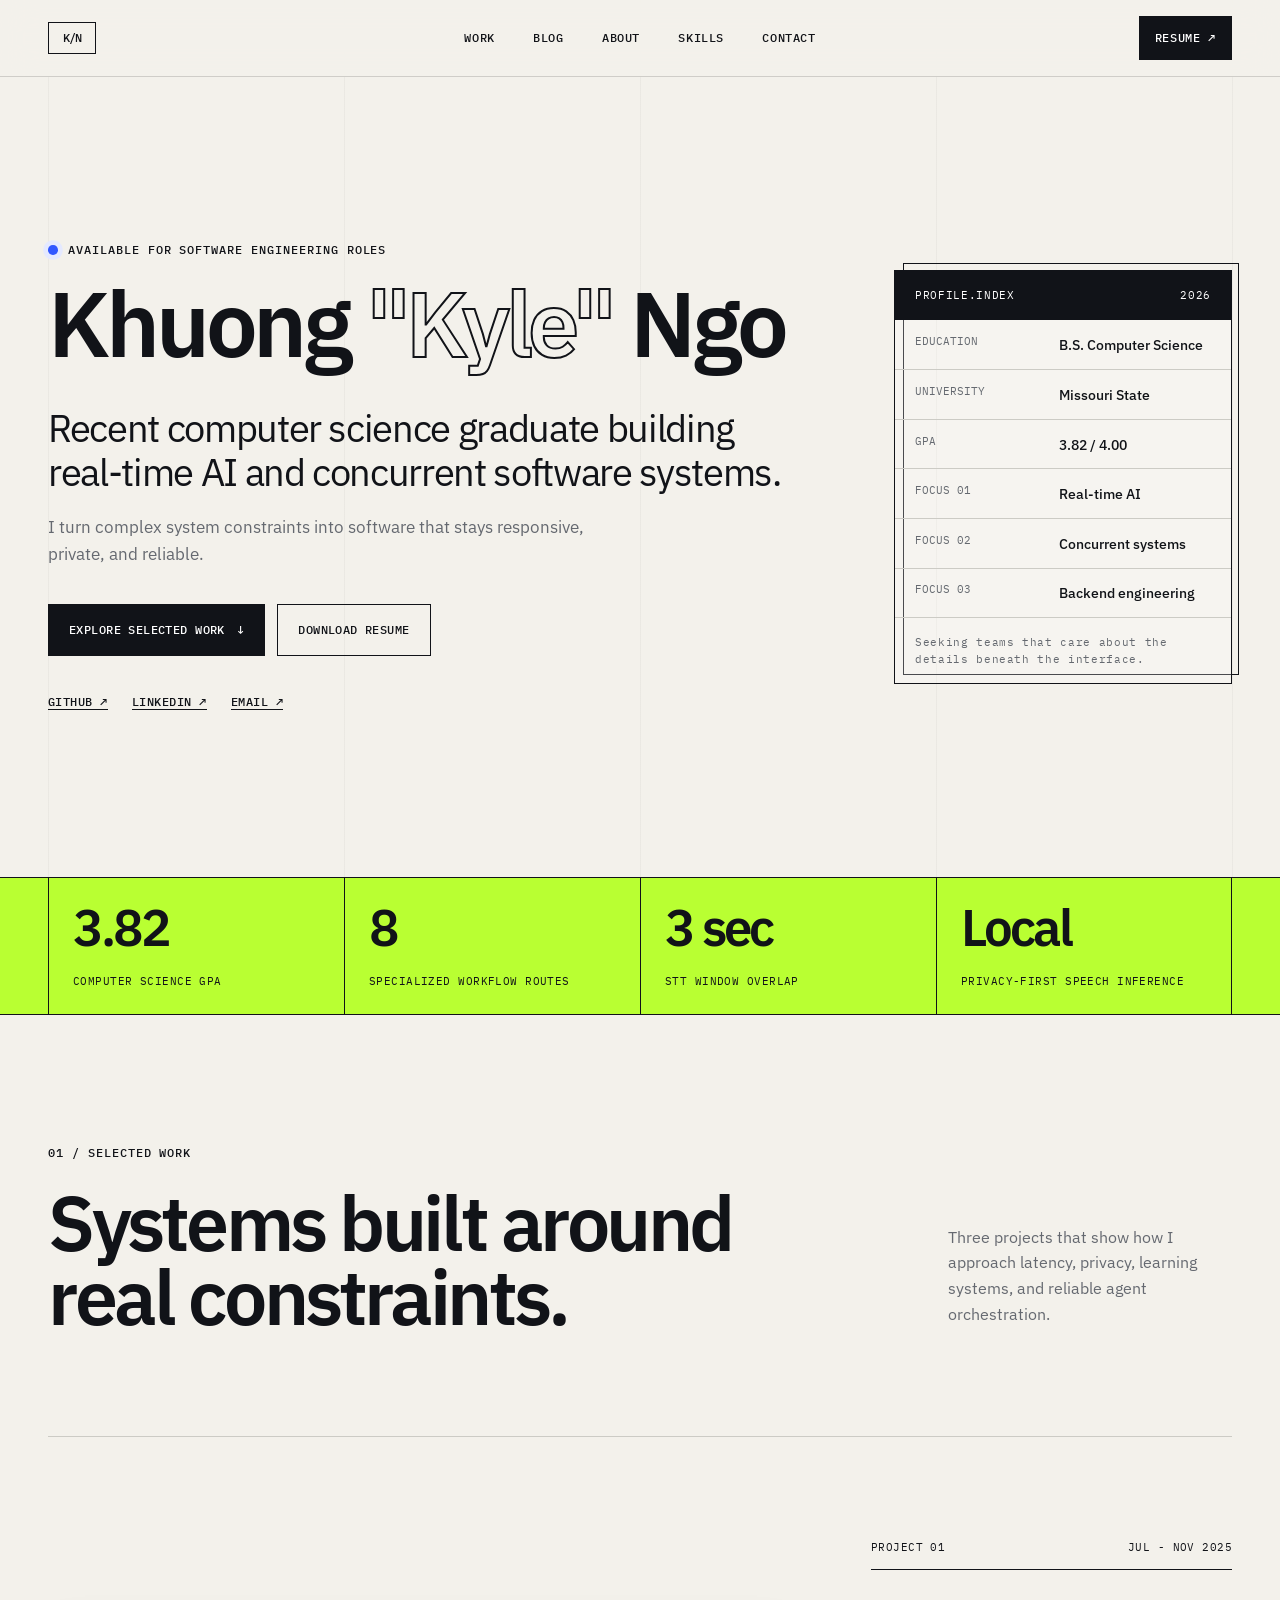
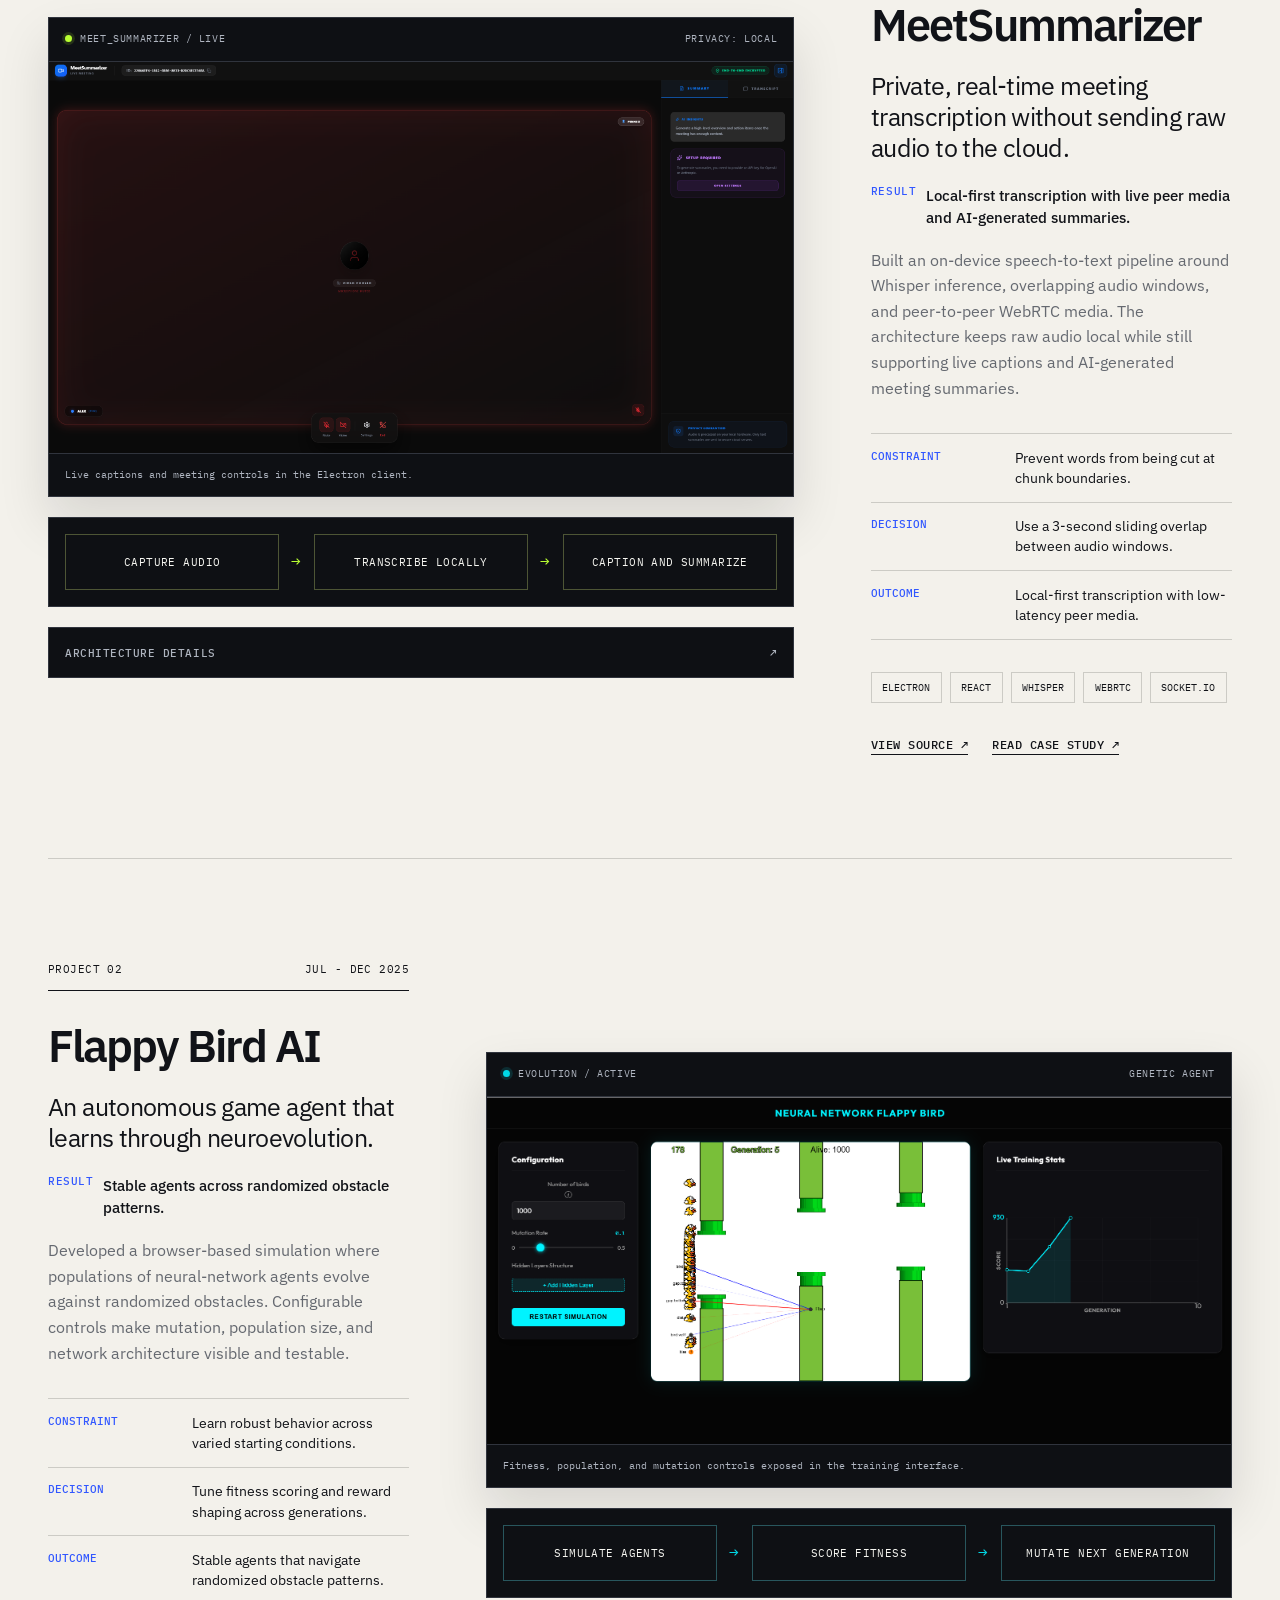
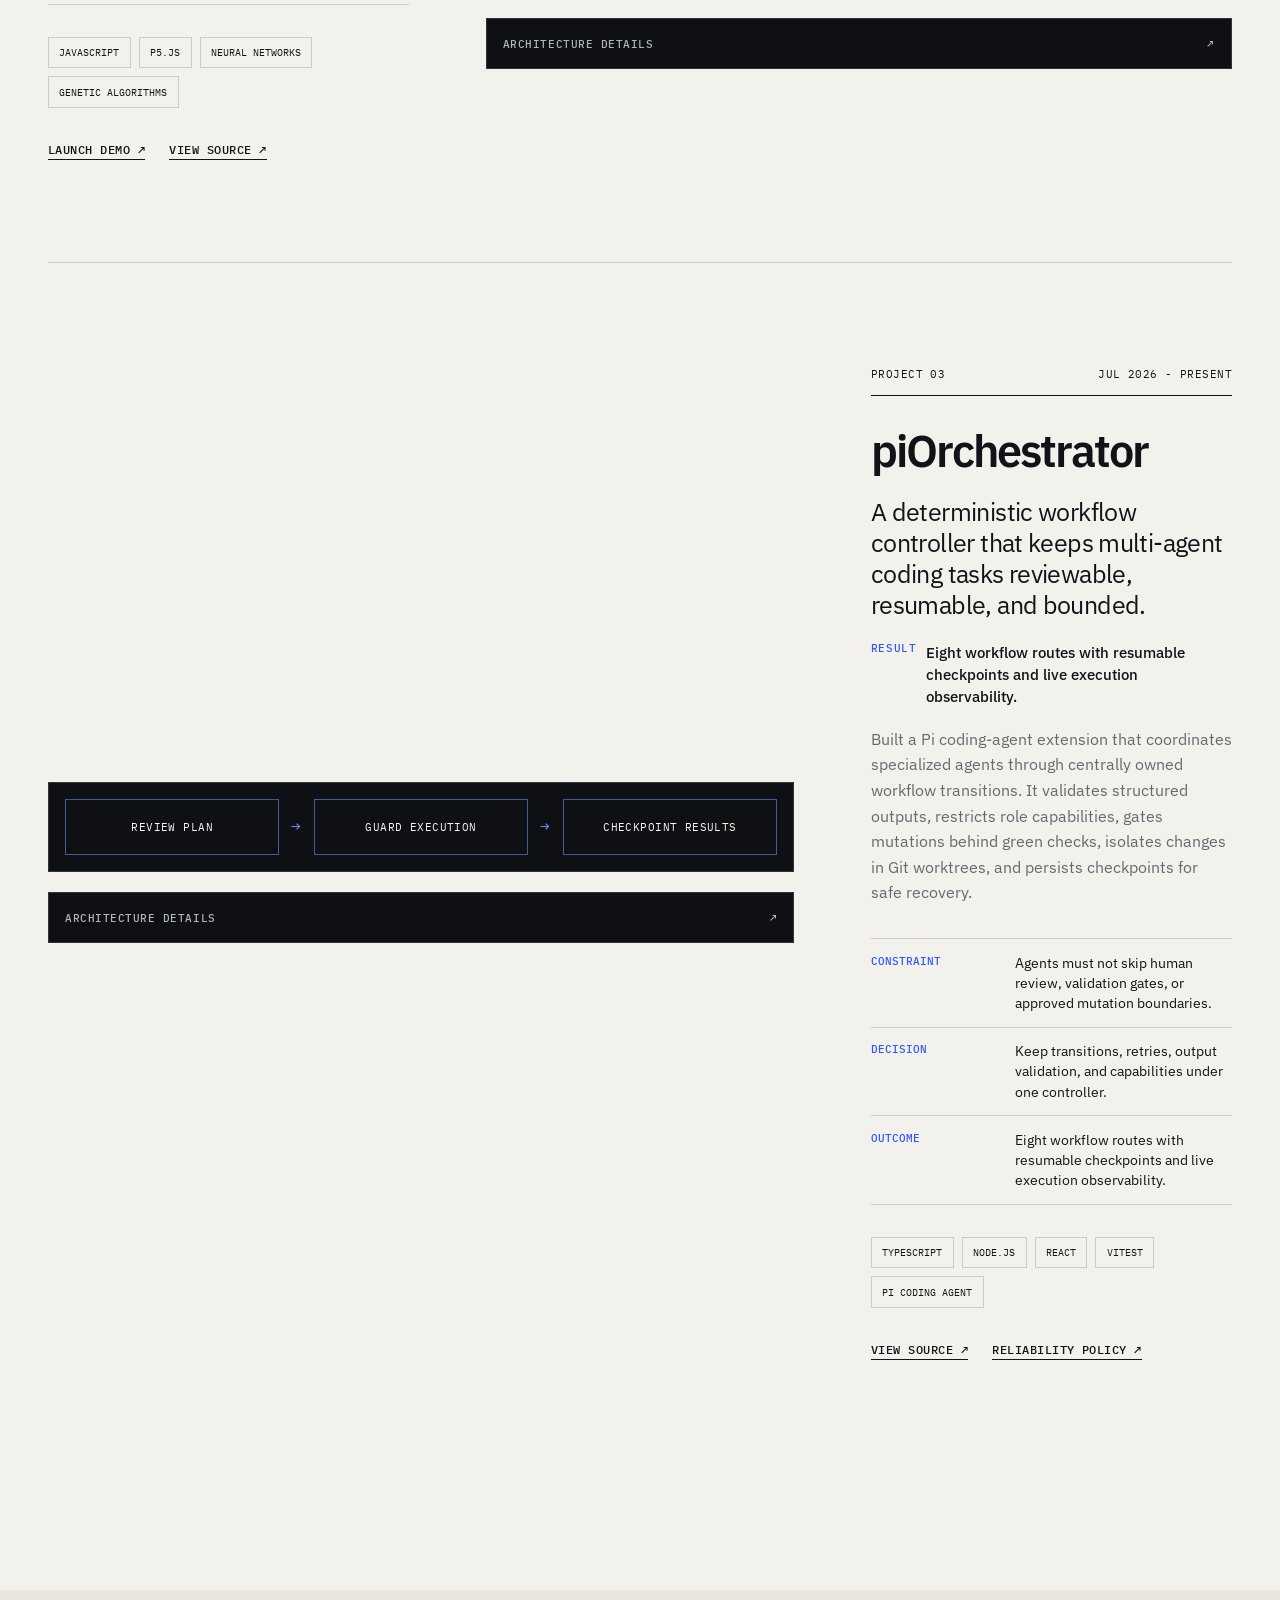
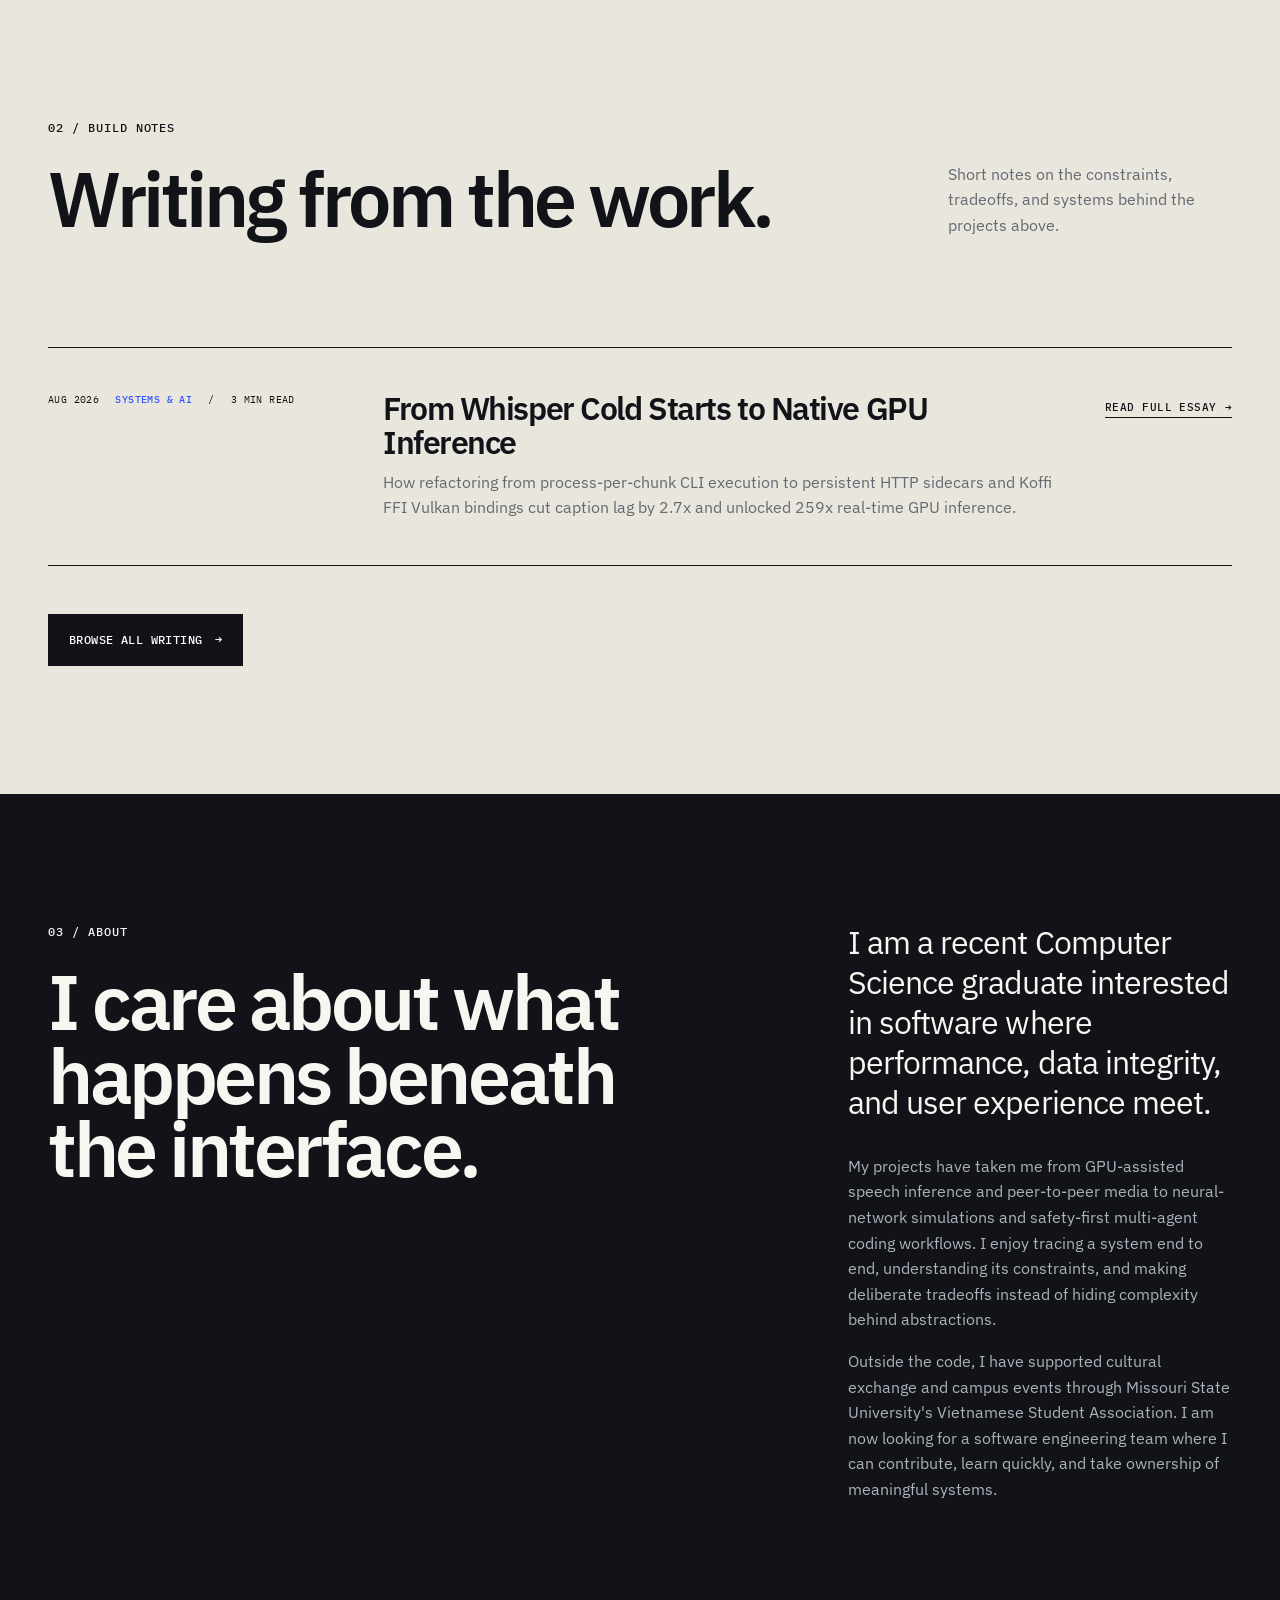
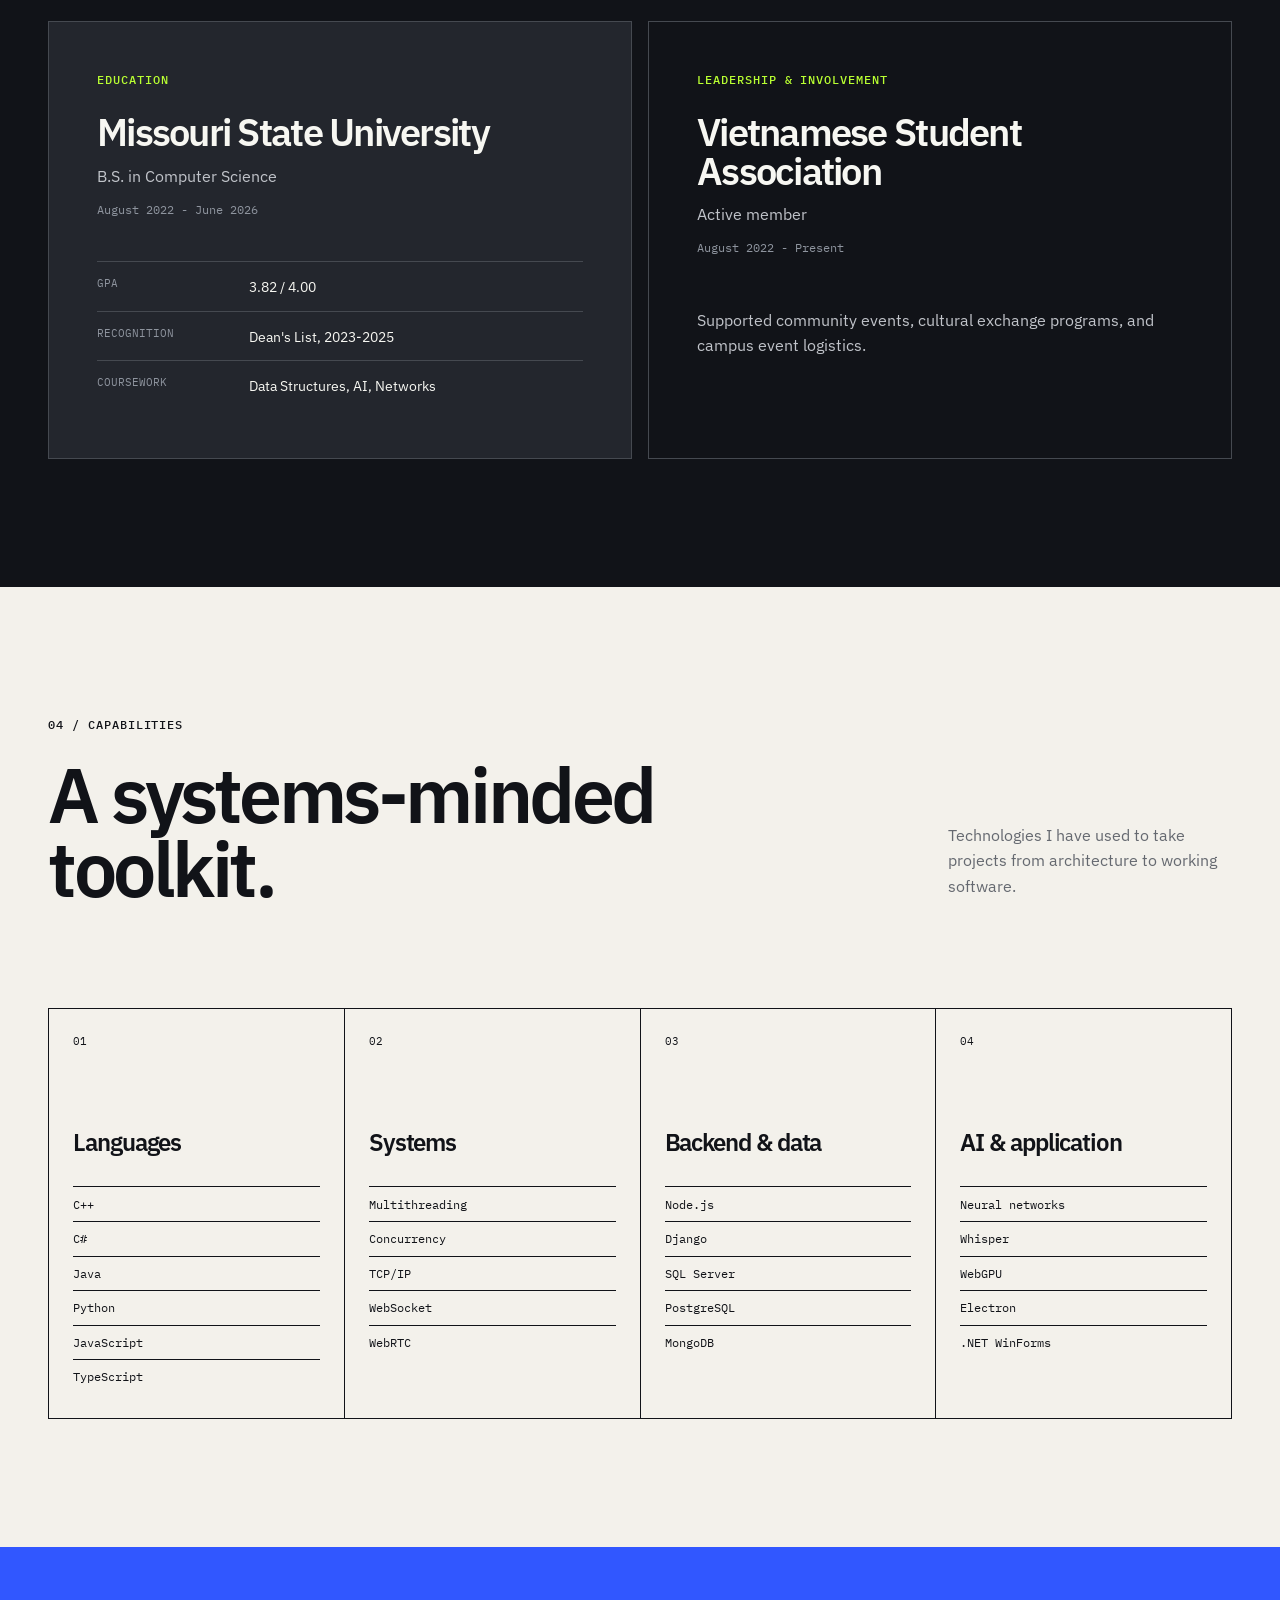
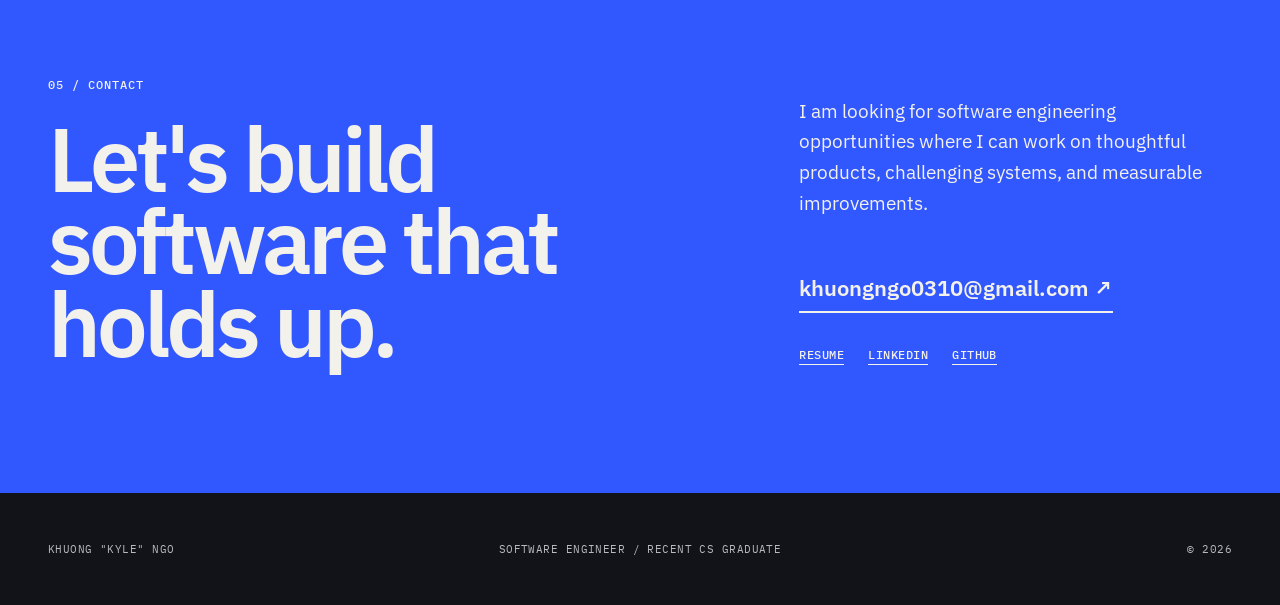
<file: index.html>
<!DOCTYPE html>
<html lang="en">
<head>
    <meta charset="UTF-8">
    <meta name="viewport" content="width=device-width, initial-scale=1.0">
    <title>Khuong "Kyle" Ngo | Software Engineer</title>
    <meta name="description" content="Portfolio of Khuong 'Kyle' Ngo, a recent Computer Science graduate building real-time AI, concurrent applications, and backend systems.">
    <meta name="theme-color" content="#f3f1eb">
    <link rel="canonical" href="https://khuongngoduc0310.github.io/Portfolio/">

    <meta property="og:type" content="profile">
    <meta property="og:title" content="Khuong 'Kyle' Ngo | Software Engineer">
    <meta property="og:description" content="Real-time AI, concurrent applications, and backend systems engineered with care.">
    <meta property="og:url" content="https://khuongngoduc0310.github.io/Portfolio/">
    <meta property="og:image" content="https://khuongngoduc0310.github.io/Portfolio/assets/social-preview.png">
    <meta property="og:image:alt" content="Khuong Kyle Ngo, software engineer portfolio">
    <meta property="profile:first_name" content="Khuong">
    <meta property="profile:last_name" content="Ngo">
    <meta name="twitter:card" content="summary_large_image">
    <meta name="twitter:title" content="Khuong 'Kyle' Ngo | Software Engineer">
    <meta name="twitter:description" content="Real-time AI, concurrent applications, and backend systems engineered with care.">
    <meta name="twitter:image" content="https://khuongngoduc0310.github.io/Portfolio/assets/social-preview.png">

    <link rel="icon" href="assets/favicon.svg" type="image/svg+xml">
    <link rel="preconnect" href="https://fonts.googleapis.com">
    <link rel="preconnect" href="https://fonts.gstatic.com" crossorigin>
    <link href="https://fonts.googleapis.com/css2?family=IBM+Plex+Mono:wght@400;500&family=IBM+Plex+Sans:wght@400;500;600;700&display=swap" rel="stylesheet" media="print" onload="this.media='all'">
    <noscript><link href="https://fonts.googleapis.com/css2?family=IBM+Plex+Mono:wght@400;500&family=IBM+Plex+Sans:wght@400;500;600;700&display=swap" rel="stylesheet"></noscript>
    <link rel="stylesheet" href="style.css?v=20260806">

    <script type="application/ld+json">
    {
        "@context": "https://schema.org",
        "@type": "ProfilePage",
        "mainEntity": {
            "@type": "Person",
            "name": "Khuong Ngo",
            "alternateName": "Kyle Ngo",
            "url": "https://khuongngoduc0310.github.io/Portfolio/",
            "email": "mailto:khuongngo0310@gmail.com",
            "jobTitle": "Software Engineer",
            "alumniOf": {
                "@type": "CollegeOrUniversity",
                "name": "Missouri State University"
            },
            "sameAs": [
                "https://github.com/khuongngoduc0310",
                "https://www.linkedin.com/in/khuongngo0310/"
            ]
        }
    }
    </script>
</head>
<body>
    <a class="skip-link" href="#main-content">Skip to content</a>

    <header class="site-header">
        <div class="container">
            <nav class="site-nav" aria-label="Primary navigation">
                <a class="brand" href="#top" aria-label="Khuong Ngo, back to top">
                    <span aria-hidden="true">K/N</span>
                </a>
                <button class="nav-toggle" type="button" aria-expanded="false" aria-controls="primary-links">
                    <span class="nav-toggle-icon" aria-hidden="true"></span>
                    <span class="nav-toggle-label">Menu</span>
                </button>
                <ul class="nav-links" id="primary-links">
                    <li><a href="#work">Work</a></li>
                    <li><a href="blog.html">Blog</a></li>
                    <li><a href="#about">About</a></li>
                    <li><a href="#skills">Skills</a></li>
                    <li><a href="#contact">Contact</a></li>
                </ul>
                <a class="nav-resume" href="resume2.pdf" download="Khuong-Kyle-Ngo-Resume.pdf">Resume <span aria-hidden="true">&#8599;</span></a>
            </nav>
        </div>
    </header>

    <main id="main-content">
        <section class="hero" id="top" aria-labelledby="hero-title">
            <div class="container hero-grid">
                <div class="hero-copy">
                    <p class="eyebrow"><span class="status-dot" aria-hidden="true"></span>Available for software engineering roles</p>
                    <h1 id="hero-title">Khuong <span>"Kyle"</span> Ngo</h1>
                    <p class="hero-role">Recent computer science graduate building real-time AI and concurrent software systems.</p>
                    <p class="hero-intro">I turn complex system constraints into software that stays responsive, private, and reliable.</p>
                    <div class="hero-actions">
                        <a class="button button-primary" href="#work">Explore selected work <span aria-hidden="true">&#8595;</span></a>
                        <a class="button button-secondary" href="resume2.pdf" download="Khuong-Kyle-Ngo-Resume.pdf">Download resume</a>
                    </div>
                    <ul class="social-links" aria-label="Professional profiles">
                        <li><a href="https://github.com/khuongngoduc0310">GitHub <span aria-hidden="true">&#8599;</span></a></li>
                        <li><a href="https://www.linkedin.com/in/khuongngo0310/">LinkedIn <span aria-hidden="true">&#8599;</span></a></li>
                        <li><a href="mailto:khuongngo0310@gmail.com">Email <span aria-hidden="true">&#8599;</span></a></li>
                    </ul>
                </div>

                <aside class="profile-index" aria-label="Profile summary">
                    <div class="index-header">
                        <span>PROFILE.INDEX</span>
                        <span>2026</span>
                    </div>
                    <dl>
                        <div>
                            <dt>Education</dt>
                            <dd>B.S. Computer Science</dd>
                        </div>
                        <div>
                            <dt>University</dt>
                            <dd>Missouri State</dd>
                        </div>
                        <div>
                            <dt>GPA</dt>
                            <dd>3.82 / 4.00</dd>
                        </div>
                        <div>
                            <dt>Focus 01</dt>
                            <dd>Real-time AI</dd>
                        </div>
                        <div>
                            <dt>Focus 02</dt>
                            <dd>Concurrent systems</dd>
                        </div>
                        <div>
                            <dt>Focus 03</dt>
                            <dd>Backend engineering</dd>
                        </div>
                    </dl>
                    <p class="index-footer">Seeking teams that care about the details beneath the interface.</p>
                </aside>
            </div>
        </section>

        <section class="proof-strip" aria-label="Selected engineering results">
            <div class="container proof-grid">
                <div class="proof-item">
                    <strong>3.82</strong>
                    <span>Computer science GPA</span>
                </div>
                <div class="proof-item">
                    <strong>8</strong>
                    <span>Specialized workflow routes</span>
                </div>
                <div class="proof-item">
                    <strong>3 sec</strong>
                    <span>STT window overlap</span>
                </div>
                <div class="proof-item">
                    <strong>Local</strong>
                    <span>Privacy-first speech inference</span>
                </div>
            </div>
        </section>

        <section class="work-section" id="work" aria-labelledby="work-title">
            <div class="container">
                <header class="section-heading reveal">
                    <p class="section-kicker">01 / Selected work</p>
                    <h2 id="work-title">Systems built around real constraints.</h2>
                    <p>Three projects that show how I approach latency, privacy, learning systems, and reliable agent orchestration.</p>
                </header>

                <article class="project project-featured reveal" aria-labelledby="meet-title">
                    <div class="project-visuals">
                        <div class="project-media">
                            <div class="media-toolbar" aria-hidden="true">
                                <span>MEET_SUMMARIZER / LIVE</span>
                                <span>PRIVACY: LOCAL</span>
                            </div>
                            <img src="assets/meet_summarizer.png" width="2511" height="1320" loading="lazy" decoding="async" alt="MeetSummarizer video meeting interface with summary and transcript controls">
                            <p class="media-caption">Live captions and meeting controls in the Electron client.</p>
                        </div>
                        <div class="system-snapshot">
                            <span>Capture audio</span><span aria-hidden="true">&#8594;</span><span>Transcribe locally</span><span aria-hidden="true">&#8594;</span><span>Caption and summarize</span>
                        </div>
                        <button class="architecture-trigger" type="button" data-diagram-dialog="meet-architecture-dialog" aria-haspopup="dialog" aria-controls="meet-architecture-dialog">Architecture details <span aria-hidden="true">&#8599;</span></button>
                        <dialog class="diagram-dialog" id="meet-architecture-dialog" aria-labelledby="meet-architecture-title">
                            <div class="diagram-dialog-shell">
                                <header class="diagram-dialog-header">
                                    <h4 id="meet-architecture-title">MeetSummarizer architecture</h4>
                                    <form method="dialog">
                                        <button class="diagram-dialog-close" type="submit"><span aria-hidden="true">&#215;</span><span class="visually-hidden">Close architecture details</span></button>
                                    </form>
                                </header>
                                <div class="project-media architecture-media">
                                    <div class="architecture-frame">
                                        <section class="mermaid-host diagram-meet" data-mermaid-source="assets/projects/diagrams/meetsummarizer-system-overview.mmd" data-mermaid-state="idle" tabindex="0" aria-label="MeetSummarizer architecture connecting the Electron main process and React interface to native or WebGPU speech transcription, Express, Socket.io, and PostgreSQL. Scroll horizontally to inspect the complete diagram.">
                                            <div class="mermaid-canvas">
                                                <p class="mermaid-status" role="status">Loading diagram from Mermaid...</p>
                                                <noscript><p class="mermaid-noscript">JavaScript is required to render this Mermaid diagram.</p></noscript>
                                            </div>
                                        </section>
                                        <div class="diagram-controls">
                                            <span class="diagram-pan-hint" aria-hidden="true">Pan to inspect &#8596;</span>
                                            <a class="architecture-source" href="assets/projects/diagrams/meetsummarizer-system-overview.mmd" target="_blank" rel="noopener">View Mermaid source &#8599;</a>
                                        </div>
                                    </div>
                                </div>
                            </div>
                        </dialog>
                    </div>
                    <div class="project-copy">
                        <div class="project-meta">
                            <span>Project 01</span>
                            <time datetime="2025-07">Jul - Nov 2025</time>
                        </div>
                        <h3 id="meet-title">MeetSummarizer</h3>
                        <p class="project-lead">Private, real-time meeting transcription without sending raw audio to the cloud.</p>
                        <p class="project-result"><span>Result</span> Local-first transcription with live peer media and AI-generated summaries.</p>
                        <p>Built an on-device speech-to-text pipeline around Whisper inference, overlapping audio windows, and peer-to-peer WebRTC media. The architecture keeps raw audio local while still supporting live captions and AI-generated meeting summaries.</p>
                        <dl class="project-facts">
                            <div>
                                <dt>Constraint</dt>
                                <dd>Prevent words from being cut at chunk boundaries.</dd>
                            </div>
                            <div>
                                <dt>Decision</dt>
                                <dd>Use a 3-second sliding overlap between audio windows.</dd>
                            </div>
                            <div>
                                <dt>Outcome</dt>
                                <dd>Local-first transcription with low-latency peer media.</dd>
                            </div>
                        </dl>
                        <ul class="tech-list" aria-label="MeetSummarizer technologies">
                            <li>Electron</li>
                            <li>React</li>
                            <li>Whisper</li>
                            <li>WebRTC</li>
                            <li>Socket.io</li>
                        </ul>
                        <div class="project-links">
                            <a href="https://github.com/khuongngoduc0310/SummarizerApp">View source <span aria-hidden="true">&#8599;</span></a>
                            <a href="https://github.com/khuongngoduc0310/SummarizerApp#readme">Read case study <span aria-hidden="true">&#8599;</span></a>
                        </div>
                    </div>
                </article>

                <article class="project project-reverse reveal" aria-labelledby="flappy-title">
                    <div class="project-visuals">
                        <div class="project-media project-media-cyan">
                            <div class="media-toolbar" aria-hidden="true">
                                <span>EVOLUTION / ACTIVE</span>
                                <span>GENETIC AGENT</span>
                            </div>
                            <img src="assets/flappy_bird_ai.png" width="1867" height="871" loading="lazy" decoding="async" alt="Flappy Bird neural-network training interface with evolution controls and live fitness chart">
                            <p class="media-caption">Fitness, population, and mutation controls exposed in the training interface.</p>
                        </div>
                        <div class="system-snapshot system-snapshot-cyan">
                            <span>Simulate agents</span><span aria-hidden="true">&#8594;</span><span>Score fitness</span><span aria-hidden="true">&#8594;</span><span>Mutate next generation</span>
                        </div>
                        <button class="architecture-trigger" type="button" data-diagram-dialog="flappy-architecture-dialog" aria-haspopup="dialog" aria-controls="flappy-architecture-dialog">Architecture details <span aria-hidden="true">&#8599;</span></button>
                        <dialog class="diagram-dialog" id="flappy-architecture-dialog" aria-labelledby="flappy-architecture-title">
                            <div class="diagram-dialog-shell">
                                <header class="diagram-dialog-header">
                                    <h4 id="flappy-architecture-title">Flappy Bird AI architecture</h4>
                                    <form method="dialog">
                                        <button class="diagram-dialog-close" type="submit"><span aria-hidden="true">&#215;</span><span class="visually-hidden">Close architecture details</span></button>
                                    </form>
                                </header>
                                <div class="project-media architecture-media">
                                    <div class="architecture-frame">
                                        <section class="mermaid-host diagram-flappy" data-mermaid-source="assets/projects/diagrams/flappy-ai-evolution-loop.mmd" data-mermaid-state="idle" tabindex="0" aria-label="Flappy Bird neuroevolution loop from random neural-network weights through simulation, fitness evaluation, top-five-percent selection, mutation, and elitism. Scroll horizontally to inspect the complete diagram.">
                                            <div class="mermaid-canvas">
                                                <p class="mermaid-status" role="status">Loading diagram from Mermaid...</p>
                                                <noscript><p class="mermaid-noscript">JavaScript is required to render this Mermaid diagram.</p></noscript>
                                            </div>
                                        </section>
                                        <div class="diagram-controls">
                                            <span class="diagram-pan-hint" aria-hidden="true">Pan to inspect &#8596;</span>
                                            <a class="architecture-source" href="assets/projects/diagrams/flappy-ai-evolution-loop.mmd" target="_blank" rel="noopener">View Mermaid source &#8599;</a>
                                        </div>
                                    </div>
                                </div>
                            </div>
                        </dialog>
                    </div>
                    <div class="project-copy">
                        <div class="project-meta">
                            <span>Project 02</span>
                            <time datetime="2025-07">Jul - Dec 2025</time>
                        </div>
                        <h3 id="flappy-title">Flappy Bird AI</h3>
                        <p class="project-lead">An autonomous game agent that learns through neuroevolution.</p>
                        <p class="project-result"><span>Result</span> Stable agents across randomized obstacle patterns.</p>
                        <p>Developed a browser-based simulation where populations of neural-network agents evolve against randomized obstacles. Configurable controls make mutation, population size, and network architecture visible and testable.</p>
                        <dl class="project-facts">
                            <div>
                                <dt>Constraint</dt>
                                <dd>Learn robust behavior across varied starting conditions.</dd>
                            </div>
                            <div>
                                <dt>Decision</dt>
                                <dd>Tune fitness scoring and reward shaping across generations.</dd>
                            </div>
                            <div>
                                <dt>Outcome</dt>
                                <dd>Stable agents that navigate randomized obstacle patterns.</dd>
                            </div>
                        </dl>
                        <ul class="tech-list" aria-label="Flappy Bird AI technologies">
                            <li>JavaScript</li>
                            <li>p5.js</li>
                            <li>Neural networks</li>
                            <li>Genetic algorithms</li>
                        </ul>
                        <div class="project-links">
                            <a href="https://khuongngoduc0310.github.io/Flappy-Bird-with-Neural-Network/">Launch demo <span aria-hidden="true">&#8599;</span></a>
                            <a href="https://github.com/khuongngoduc0310/Flappy-Bird-with-Neural-Network">View source <span aria-hidden="true">&#8599;</span></a>
                        </div>
                    </div>
                </article>

                <article class="project reveal" aria-labelledby="orchestrator-title">
                    <div class="project-visuals">
                        <div class="system-snapshot system-snapshot-blue">
                            <span>Review plan</span><span aria-hidden="true">&#8594;</span><span>Guard execution</span><span aria-hidden="true">&#8594;</span><span>Checkpoint results</span>
                        </div>
                        <button class="architecture-trigger" type="button" data-diagram-dialog="orchestrator-architecture-dialog" aria-haspopup="dialog" aria-controls="orchestrator-architecture-dialog">Architecture details <span aria-hidden="true">&#8599;</span></button>
                        <dialog class="diagram-dialog" id="orchestrator-architecture-dialog" aria-labelledby="orchestrator-architecture-title">
                            <div class="diagram-dialog-shell">
                                <header class="diagram-dialog-header">
                                    <h4 id="orchestrator-architecture-title">piOrchestrator architecture</h4>
                                    <form method="dialog">
                                        <button class="diagram-dialog-close" type="submit"><span aria-hidden="true">&#215;</span><span class="visually-hidden">Close architecture details</span></button>
                                    </form>
                                </header>
                                <div class="project-media architecture-media">
                                    <div class="architecture-frame">
                                        <section class="mermaid-host diagram-pi" data-mermaid-source="assets/projects/diagrams/piorchestrator-workflow.mmd" data-mermaid-state="idle" tabindex="0" aria-label="piOrchestrator workflow branching from plan review into read-only reporting or guarded mutation, saved checks, bounded review fixes, and checkpoint finalization. Scroll to inspect the complete diagram.">
                                            <div class="mermaid-canvas">
                                                <p class="mermaid-status" role="status">Loading diagram from Mermaid...</p>
                                                <noscript><p class="mermaid-noscript">JavaScript is required to render this Mermaid diagram.</p></noscript>
                                            </div>
                                        </section>
                                        <div class="diagram-controls">
                                            <span class="diagram-pan-hint" aria-hidden="true">Scroll to inspect &#8597;</span>
                                            <a class="architecture-source" href="assets/projects/diagrams/piorchestrator-workflow.mmd" target="_blank" rel="noopener">View Mermaid source &#8599;</a>
                                        </div>
                                    </div>
                                </div>
                            </div>
                        </dialog>
                    </div>
                    <div class="project-copy">
                        <div class="project-meta">
                            <span>Project 03</span>
                            <time datetime="2026-07">Jul 2026 - Present</time>
                        </div>
                        <h3 id="orchestrator-title">piOrchestrator</h3>
                        <p class="project-lead">A deterministic workflow controller that keeps multi-agent coding tasks reviewable, resumable, and bounded.</p>
                        <p class="project-result"><span>Result</span> Eight workflow routes with resumable checkpoints and live execution observability.</p>
                        <p>Built a Pi coding-agent extension that coordinates specialized agents through centrally owned workflow transitions. It validates structured outputs, restricts role capabilities, gates mutations behind green checks, isolates changes in Git worktrees, and persists checkpoints for safe recovery.</p>
                        <dl class="project-facts">
                            <div>
                                <dt>Constraint</dt>
                                <dd>Agents must not skip human review, validation gates, or approved mutation boundaries.</dd>
                            </div>
                            <div>
                                <dt>Decision</dt>
                                <dd>Keep transitions, retries, output validation, and capabilities under one controller.</dd>
                            </div>
                            <div>
                                <dt>Outcome</dt>
                                <dd>Eight workflow routes with resumable checkpoints and live execution observability.</dd>
                            </div>
                        </dl>
                        <ul class="tech-list" aria-label="piOrchestrator technologies">
                            <li>TypeScript</li>
                            <li>Node.js</li>
                            <li>React</li>
                            <li>Vitest</li>
                            <li>Pi coding agent</li>
                        </ul>
                        <div class="project-links">
                            <a href="https://github.com/khuongngoduc0310/piOrchestrator">View source <span aria-hidden="true">&#8599;</span></a>
                            <a href="https://github.com/khuongngoduc0310/piOrchestrator#reliability-policy">Reliability policy <span aria-hidden="true">&#8599;</span></a>
                        </div>
                    </div>
                </article>
            </div>
        </section>

        <section class="blog-section" id="blog" aria-labelledby="blog-title">
            <div class="container">
                <header class="section-heading reveal">
                    <p class="section-kicker">02 / Build notes</p>
                    <h2 id="blog-title">Writing from the work.</h2>
                    <p>Short notes on the constraints, tradeoffs, and systems behind the projects above.</p>
                </header>
                <div class="blog-list reveal">
                    <article class="blog-entry">
                        <div class="blog-meta">
                            <time datetime="2026-08">Aug 2026</time>
                            <span class="tag-badge">Systems &amp; AI</span>
                            <span>3 min read</span>
                        </div>
                        <div>
                            <h3><a href="blog/whisper-gpu-inference.html">From Whisper Cold Starts to Native GPU Inference</a></h3>
                            <p>How refactoring from process-per-chunk CLI execution to persistent HTTP sidecars and Koffi FFI Vulkan bindings cut caption lag by 2.7x and unlocked 259x real-time GPU inference.</p>
                        </div>
                        <a class="blog-link" href="blog/whisper-gpu-inference.html">Read full essay <span aria-hidden="true">&#8594;</span></a>
                    </article>
                </div>
                <div class="blog-footer-cta reveal">
                    <a class="button button-primary" href="blog.html">Browse all writing <span aria-hidden="true">&#8594;</span></a>
                </div>
            </div>
        </section>

        <section class="about-section" id="about" aria-labelledby="about-title">
            <div class="container about-layout">
                <header class="section-heading section-heading-light reveal">
                    <p class="section-kicker">03 / About</p>
                    <h2 id="about-title">I care about what happens beneath the interface.</h2>
                </header>
                <div class="about-copy reveal">
                    <p class="about-lead">I am a recent Computer Science graduate interested in software where performance, data integrity, and user experience meet.</p>
                    <p>My projects have taken me from GPU-assisted speech inference and peer-to-peer media to neural-network simulations and safety-first multi-agent coding workflows. I enjoy tracing a system end to end, understanding its constraints, and making deliberate tradeoffs instead of hiding complexity behind abstractions.</p>
                    <p>Outside the code, I have supported cultural exchange and campus events through Missouri State University's Vietnamese Student Association. I am now looking for a software engineering team where I can contribute, learn quickly, and take ownership of meaningful systems.</p>
                </div>

                <div class="credentials reveal">
                    <article class="credential-card">
                        <p class="credential-label">Education</p>
                        <h3>Missouri State University</h3>
                        <p>B.S. in Computer Science</p>
                        <time datetime="2022-08/2026-06">August 2022 - June 2026</time>
                        <dl>
                            <div><dt>GPA</dt><dd>3.82 / 4.00</dd></div>
                            <div><dt>Recognition</dt><dd>Dean's List, 2023-2025</dd></div>
                            <div><dt>Coursework</dt><dd>Data Structures, AI, Networks</dd></div>
                        </dl>
                    </article>
                    <article class="credential-card">
                        <p class="credential-label">Leadership &amp; involvement</p>
                        <h3>Vietnamese Student Association</h3>
                        <p>Active member</p>
                        <time datetime="2022-08">August 2022 - Present</time>
                        <p class="credential-body">Supported community events, cultural exchange programs, and campus event logistics.</p>
                    </article>
                </div>
            </div>
        </section>

        <section class="skills-section" id="skills" aria-labelledby="skills-title">
            <div class="container">
                <header class="section-heading reveal">
                    <p class="section-kicker">04 / Capabilities</p>
                    <h2 id="skills-title">A systems-minded toolkit.</h2>
                    <p>Technologies I have used to take projects from architecture to working software.</p>
                </header>
                <div class="skills-grid reveal">
                    <article>
                        <span class="skill-number">01</span>
                        <h3>Languages</h3>
                        <ul>
                            <li>C++</li>
                            <li>C#</li>
                            <li>Java</li>
                            <li>Python</li>
                            <li>JavaScript</li>
                            <li>TypeScript</li>
                        </ul>
                    </article>
                    <article>
                        <span class="skill-number">02</span>
                        <h3>Systems</h3>
                        <ul>
                            <li>Multithreading</li>
                            <li>Concurrency</li>
                            <li>TCP/IP</li>
                            <li>WebSocket</li>
                            <li>WebRTC</li>
                        </ul>
                    </article>
                    <article>
                        <span class="skill-number">03</span>
                        <h3>Backend &amp; data</h3>
                        <ul>
                            <li>Node.js</li>
                            <li>Django</li>
                            <li>SQL Server</li>
                            <li>PostgreSQL</li>
                            <li>MongoDB</li>
                        </ul>
                    </article>
                    <article>
                        <span class="skill-number">04</span>
                        <h3>AI &amp; application</h3>
                        <ul>
                            <li>Neural networks</li>
                            <li>Whisper</li>
                            <li>WebGPU</li>
                            <li>Electron</li>
                            <li>.NET WinForms</li>
                        </ul>
                    </article>
                </div>
            </div>
        </section>

        <section class="contact-section" id="contact" aria-labelledby="contact-title">
            <div class="container contact-layout reveal">
                <div>
                    <p class="section-kicker">05 / Contact</p>
                    <h2 id="contact-title">Let's build software that holds up.</h2>
                </div>
                <div class="contact-copy">
                    <p>I am looking for software engineering opportunities where I can work on thoughtful products, challenging systems, and measurable improvements.</p>
                    <a class="contact-email" href="mailto:khuongngo0310@gmail.com">khuongngo0310@gmail.com <span aria-hidden="true">&#8599;</span></a>
                    <div class="contact-links">
                        <a href="resume2.pdf" download="Khuong-Kyle-Ngo-Resume.pdf">Resume</a>
                        <a href="https://www.linkedin.com/in/khuongngo0310/">LinkedIn</a>
                        <a href="https://github.com/khuongngoduc0310">GitHub</a>
                    </div>
                </div>
            </div>
        </section>
    </main>

    <footer class="site-footer">
        <div class="container footer-layout">
            <p>Khuong "Kyle" Ngo</p>
            <p>Software engineer / Recent CS graduate</p>
            <p>&copy; 2026</p>
        </div>
    </footer>

    <script src="script.js?v=20260806b"></script>
    <script type="module" src="diagrams.js?v=20260806b"></script>
</body>
</html>
</file>
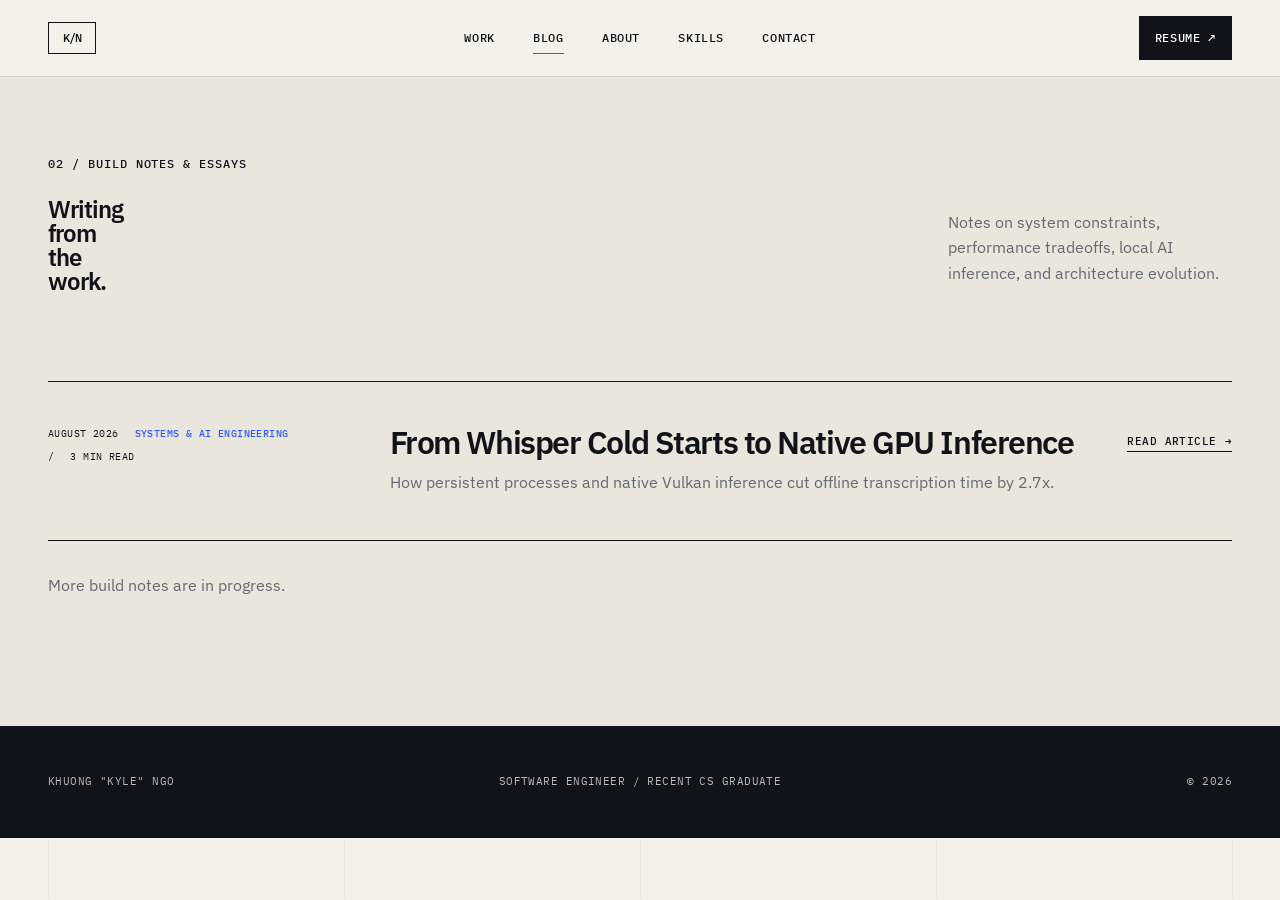
<file: blog.html>
<!DOCTYPE html>
<html lang="en">
<head>
    <meta charset="UTF-8">
    <meta name="viewport" content="width=device-width, initial-scale=1.0">
    <title>Blog | Khuong "Kyle" Ngo</title>
    <meta name="description" content="Build notes from Khuong Kyle Ngo on system constraints, performance tradeoffs, local AI inference, and architecture evolution.">
    <meta name="theme-color" content="#f3f1eb">
    <link rel="canonical" href="https://khuongngoduc0310.github.io/Portfolio/blog.html">

    <meta property="og:type" content="website">
    <meta property="og:title" content="Blog | Khuong 'Kyle' Ngo">
    <meta property="og:description" content="Build notes on system constraints, performance tradeoffs, local AI inference, and architecture evolution.">
    <meta property="og:url" content="https://khuongngoduc0310.github.io/Portfolio/blog.html">
    <meta property="og:image" content="https://khuongngoduc0310.github.io/Portfolio/assets/social-preview.png">
    <meta property="og:image:alt" content="Khuong Kyle Ngo, software engineer portfolio">
    <meta name="twitter:card" content="summary_large_image">
    <meta name="twitter:title" content="Blog | Khuong 'Kyle' Ngo">
    <meta name="twitter:description" content="Build notes on system constraints, performance tradeoffs, local AI inference, and architecture evolution.">
    <meta name="twitter:image" content="https://khuongngoduc0310.github.io/Portfolio/assets/social-preview.png">

    <link rel="icon" href="assets/favicon.svg" type="image/svg+xml">
    <link rel="preconnect" href="https://fonts.googleapis.com">
    <link rel="preconnect" href="https://fonts.gstatic.com" crossorigin>
    <link href="https://fonts.googleapis.com/css2?family=IBM+Plex+Mono:wght@400;500&family=IBM+Plex+Sans:wght@400;500;600;700&display=swap" rel="stylesheet" media="print" onload="this.media='all'">
    <noscript><link href="https://fonts.googleapis.com/css2?family=IBM+Plex+Mono:wght@400;500&family=IBM+Plex+Sans:wght@400;500;600;700&display=swap" rel="stylesheet"></noscript>
    <link rel="stylesheet" href="style.css?v=20260806">
</head>
<body>
    <a class="skip-link" href="#main-content">Skip to content</a>

    <header class="site-header">
        <div class="container">
            <nav class="site-nav" aria-label="Primary navigation">
                <a class="brand" href="index.html" aria-label="Khuong Ngo home">
                    <span aria-hidden="true">K/N</span>
                </a>
                <button class="nav-toggle" type="button" aria-expanded="false" aria-controls="primary-links">
                    <span class="nav-toggle-icon" aria-hidden="true"></span>
                    <span class="nav-toggle-label">Menu</span>
                </button>
                <ul class="nav-links" id="primary-links">
                    <li><a href="index.html#work">Work</a></li>
                    <li><a href="blog.html" aria-current="page">Blog</a></li>
                    <li><a href="index.html#about">About</a></li>
                    <li><a href="index.html#skills">Skills</a></li>
                    <li><a href="index.html#contact">Contact</a></li>
                </ul>
                <a class="nav-resume" href="resume2.pdf" download="Khuong-Kyle-Ngo-Resume.pdf">Resume <span aria-hidden="true">&#8599;</span></a>
            </nav>
        </div>
    </header>

    <main id="main-content">
        <section class="blog-hero" aria-labelledby="blog-page-title">
            <div class="container">
                <header class="section-heading">
                    <p class="section-kicker">02 / Build notes &amp; essays</p>
                    <h1 id="blog-page-title">Writing from the work.</h1>
                    <p>Notes on system constraints, performance tradeoffs, local AI inference, and architecture evolution.</p>
                </header>
            </div>
        </section>

        <section class="blog-list-section" aria-labelledby="articles-title">
            <div class="container">
                <h2 class="visually-hidden" id="articles-title">Articles</h2>
                <div class="blog-list blog-page-list reveal">
                    <article class="blog-entry">
                        <div class="blog-meta">
                            <time datetime="2026-08">August 2026</time>
                            <span class="tag-badge">Systems &amp; AI Engineering</span>
                            <span>3 min read</span>
                        </div>
                        <div>
                            <h3><a href="blog/whisper-gpu-inference.html">From Whisper Cold Starts to Native GPU Inference</a></h3>
                            <p>How persistent processes and native Vulkan inference cut offline transcription time by 2.7x.</p>
                        </div>
                        <a class="blog-link" href="blog/whisper-gpu-inference.html">Read article <span aria-hidden="true">&#8594;</span></a>
                    </article>
                </div>
                <p class="blog-more-writing">More build notes are in progress.</p>
            </div>
        </section>
    </main>

    <footer class="site-footer">
        <div class="container footer-layout">
            <p>Khuong "Kyle" Ngo</p>
            <p>Software engineer / Recent CS graduate</p>
            <p>&copy; 2026</p>
        </div>
    </footer>

    <script src="script.js?v=20260806b"></script>
</body>
</html>
</file>
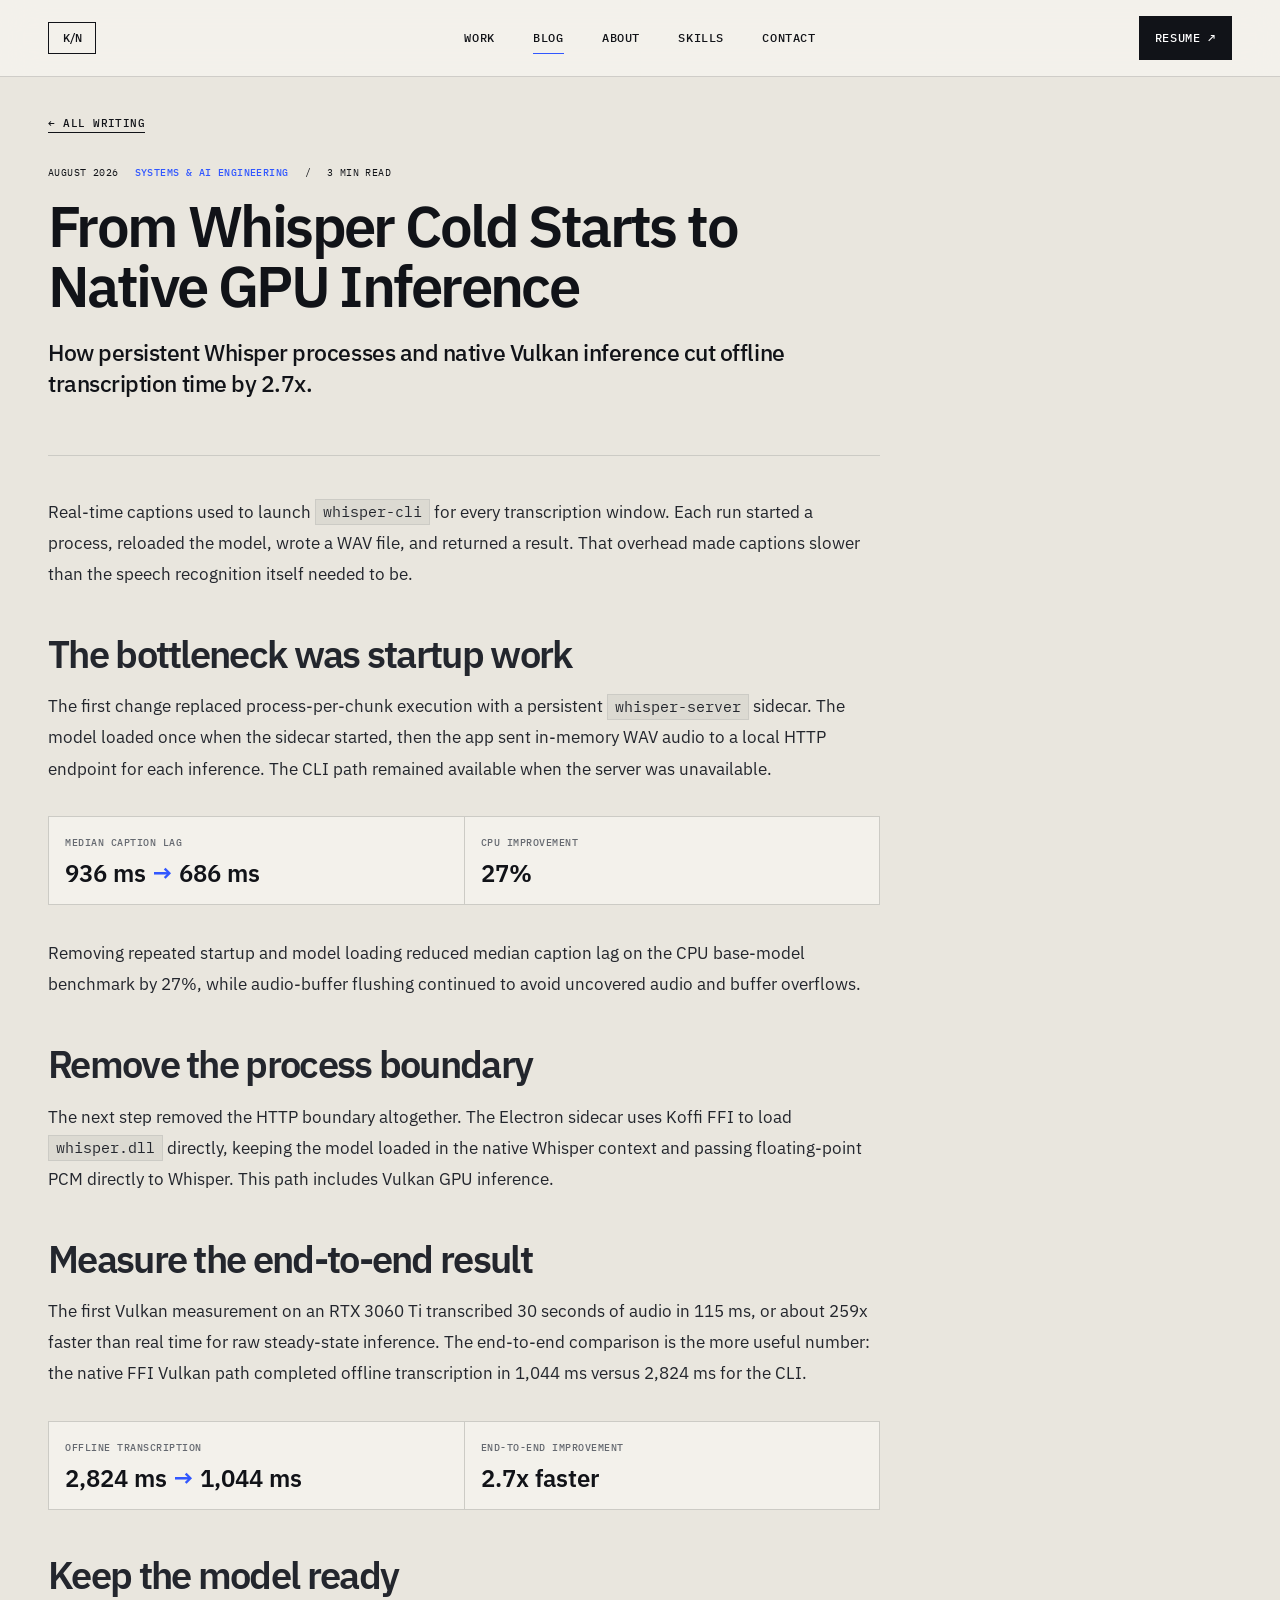
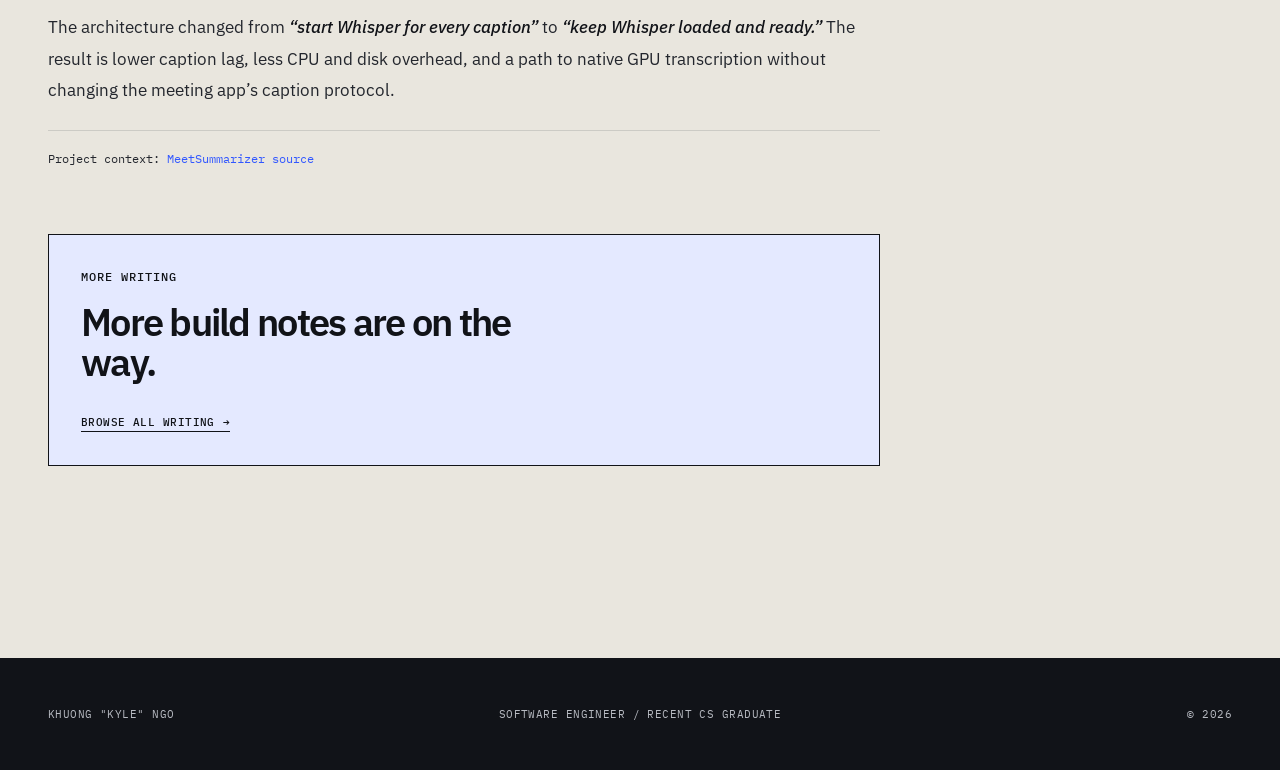
<file: blog/whisper-gpu-inference.html>
<!DOCTYPE html>
<html lang="en">
<head>
    <meta charset="UTF-8">
    <meta name="viewport" content="width=device-width, initial-scale=1.0">
    <title>From Whisper Cold Starts to Native GPU Inference | Khuong "Kyle" Ngo</title>
    <meta name="description" content="How persistent Whisper processes and native Vulkan inference cut offline transcription time by 2.7x.">
    <meta name="theme-color" content="#f3f1eb">
    <link rel="canonical" href="https://khuongngoduc0310.github.io/Portfolio/blog/whisper-gpu-inference.html">

    <meta property="og:type" content="article">
    <meta property="og:title" content="From Whisper Cold Starts to Native GPU Inference | Khuong 'Kyle' Ngo">
    <meta property="og:description" content="How persistent Whisper processes and native Vulkan inference cut offline transcription time by 2.7x.">
    <meta property="og:url" content="https://khuongngoduc0310.github.io/Portfolio/blog/whisper-gpu-inference.html">
    <meta property="og:image" content="https://khuongngoduc0310.github.io/Portfolio/assets/social-preview.png">
    <meta property="og:image:alt" content="Khuong Kyle Ngo, software engineer portfolio">
    <meta name="twitter:card" content="summary_large_image">
    <meta name="twitter:title" content="From Whisper Cold Starts to Native GPU Inference | Khuong 'Kyle' Ngo">
    <meta name="twitter:description" content="How persistent Whisper processes and native Vulkan inference cut offline transcription time by 2.7x.">
    <meta name="twitter:image" content="https://khuongngoduc0310.github.io/Portfolio/assets/social-preview.png">

    <link rel="icon" href="../assets/favicon.svg" type="image/svg+xml">
    <link rel="preconnect" href="https://fonts.googleapis.com">
    <link rel="preconnect" href="https://fonts.gstatic.com" crossorigin>
    <link href="https://fonts.googleapis.com/css2?family=IBM+Plex+Mono:wght@400;500&family=IBM+Plex+Sans:wght@400;500;600;700&display=swap" rel="stylesheet" media="print" onload="this.media='all'">
    <noscript><link href="https://fonts.googleapis.com/css2?family=IBM+Plex+Mono:wght@400;500&family=IBM+Plex+Sans:wght@400;500;600;700&display=swap" rel="stylesheet"></noscript>
    <link rel="stylesheet" href="../style.css?v=20260806">

    <script type="application/ld+json">
    {
        "@context": "https://schema.org",
        "@type": "BlogPosting",
        "headline": "From Whisper Cold Starts to Native GPU Inference",
        "description": "How persistent Whisper processes and native Vulkan inference cut offline transcription time by 2.7x.",
        "datePublished": "2026-08-01",
        "dateModified": "2026-08-01",
        "author": {
            "@type": "Person",
            "name": "Khuong Ngo",
            "url": "https://khuongngoduc0310.github.io/Portfolio/"
        },
        "mainEntityOfPage": "https://khuongngoduc0310.github.io/Portfolio/blog/whisper-gpu-inference.html",
        "image": "https://khuongngoduc0310.github.io/Portfolio/assets/social-preview.png"
    }
    </script>
</head>
<body>
    <a class="skip-link" href="#main-content">Skip to content</a>

    <header class="site-header">
        <div class="container">
            <nav class="site-nav" aria-label="Primary navigation">
                <a class="brand" href="../index.html" aria-label="Khuong Ngo home">
                    <span aria-hidden="true">K/N</span>
                </a>
                <button class="nav-toggle" type="button" aria-expanded="false" aria-controls="primary-links">
                    <span class="nav-toggle-icon" aria-hidden="true"></span>
                    <span class="nav-toggle-label">Menu</span>
                </button>
                <ul class="nav-links" id="primary-links">
                    <li><a href="../index.html#work">Work</a></li>
                    <li><a href="../blog.html" aria-current="page">Blog</a></li>
                    <li><a href="../index.html#about">About</a></li>
                    <li><a href="../index.html#skills">Skills</a></li>
                    <li><a href="../index.html#contact">Contact</a></li>
                </ul>
                <a class="nav-resume" href="../resume2.pdf" download="Khuong-Kyle-Ngo-Resume.pdf">Resume <span aria-hidden="true">&#8599;</span></a>
            </nav>
        </div>
    </header>

    <main id="main-content">
        <article class="blog-article-section">
            <div class="container">
                <div class="blog-article reveal">
                    <a class="article-back-link" href="../blog.html"><span aria-hidden="true">&#8592;</span> All writing</a>
                    <header class="article-header">
                        <div class="blog-meta">
                            <time datetime="2026-08-01">August 2026</time>
                            <span class="tag-badge">Systems &amp; AI Engineering</span>
                            <span>3 min read</span>
                        </div>
                        <h1>From Whisper Cold Starts to Native GPU Inference</h1>
                        <p class="article-lead">How persistent Whisper processes and native Vulkan inference cut offline transcription time by 2.7x.</p>
                    </header>

                    <div class="article-body">
                        <p>Real-time captions used to launch <code>whisper-cli</code> for every transcription window. Each run started a process, reloaded the model, wrote a WAV file, and returned a result. That overhead made captions slower than the speech recognition itself needed to be.</p>

                        <h2>The bottleneck was startup work</h2>
                        <p>The first change replaced process-per-chunk execution with a persistent <code>whisper-server</code> sidecar. The model loaded once when the sidecar started, then the app sent in-memory WAV audio to a local HTTP endpoint for each inference. The CLI path remained available when the server was unavailable.</p>

                        <dl class="article-metrics">
                            <div>
                                <dt>Median caption lag</dt>
                                <dd>936 ms <span aria-hidden="true">&#8594;</span> 686 ms</dd>
                            </div>
                            <div>
                                <dt>CPU improvement</dt>
                                <dd>27%</dd>
                            </div>
                        </dl>

                        <p>Removing repeated startup and model loading reduced median caption lag on the CPU base-model benchmark by 27%, while audio-buffer flushing continued to avoid uncovered audio and buffer overflows.</p>

                        <h2>Remove the process boundary</h2>
                        <p>The next step removed the HTTP boundary altogether. The Electron sidecar uses Koffi FFI to load <code>whisper.dll</code> directly, keeping the model loaded in the native Whisper context and passing floating-point PCM directly to Whisper. This path includes Vulkan GPU inference.</p>

                        <h2>Measure the end-to-end result</h2>
                        <p>The first Vulkan measurement on an RTX 3060 Ti transcribed 30 seconds of audio in 115 ms, or about 259x faster than real time for raw steady-state inference. The end-to-end comparison is the more useful number: the native FFI Vulkan path completed offline transcription in 1,044 ms versus 2,824 ms for the CLI.</p>

                        <dl class="article-metrics">
                            <div>
                                <dt>Offline transcription</dt>
                                <dd>2,824 ms <span aria-hidden="true">&#8594;</span> 1,044 ms</dd>
                            </div>
                            <div>
                                <dt>End-to-end improvement</dt>
                                <dd>2.7x faster</dd>
                            </div>
                        </dl>

                        <h2>Keep the model ready</h2>
                        <p>The architecture changed from <em>“start Whisper for every caption”</em> to <em>“keep Whisper loaded and ready.”</em> The result is lower caption lag, less CPU and disk overhead, and a path to native GPU transcription without changing the meeting app’s caption protocol.</p>

                        <p class="article-source">Project context: <a href="https://github.com/khuongngoduc0310/SummarizerApp">MeetSummarizer source</a></p>
                    </div>

                    <aside class="more-writing" aria-labelledby="more-writing-title">
                        <p class="section-kicker">More writing</p>
                        <h2 id="more-writing-title">More build notes are on the way.</h2>
                        <a class="blog-link" href="../blog.html">Browse all writing <span aria-hidden="true">&#8594;</span></a>
                    </aside>
                </div>
            </div>
        </article>
    </main>

    <footer class="site-footer">
        <div class="container footer-layout">
            <p>Khuong "Kyle" Ngo</p>
            <p>Software engineer / Recent CS graduate</p>
            <p>&copy; 2026</p>
        </div>
    </footer>

    <script src="../script.js?v=20260806b"></script>
</body>
</html>
</file>
<file: style.css>
:root {
    --paper: #f3f1eb;
    --paper-deep: #e9e6de;
    --white: #ffffff;
    --ink: #111318;
    --ink-soft: #23262d;
    --muted: #656970;
    --rule: #cccbc5;
    --accent: #3157ff;
    --accent-soft: #e4e9ff;
    --signal: #b9ff32;
    --cyan: #00d9e8;
    --panel-text: #f7f7f2;
    --container: 1200px;
    --gutter: clamp(1rem, 4vw, 3rem);
    --section-space: clamp(5rem, 10vw, 9rem);
    --font-sans: "IBM Plex Sans", Arial, sans-serif;
    --font-mono: "IBM Plex Mono", Consolas, monospace;
}

*,
*::before,
*::after {
    box-sizing: border-box;
}

html {
    scroll-behavior: smooth;
    scroll-padding-top: 6rem;
}

body {
    margin: 0;
    color: var(--ink);
    background: var(--paper);
    font-family: var(--font-sans);
    line-height: 1.6;
    -webkit-font-smoothing: antialiased;
}

body::before {
    position: fixed;
    inset: 0;
    z-index: -1;
    pointer-events: none;
    content: "";
    background-image: linear-gradient(to right, rgba(17, 19, 24, 0.035) 1px, transparent 1px);
    background-size: calc((100vw - (2 * var(--gutter))) / 4) 100%;
    background-position: var(--gutter) 0;
}

img {
    display: block;
    max-width: 100%;
}

a {
    color: inherit;
    text-decoration: none;
}

button,
a {
    -webkit-tap-highlight-color: transparent;
}

h1,
h2,
h3,
p,
dl,
dd {
    margin-top: 0;
}

ul {
    margin: 0;
    padding: 0;
    list-style: none;
}

h1,
h2,
h3 {
    margin-bottom: 0;
    font-weight: 600;
    letter-spacing: -0.045em;
    line-height: 1;
}

::selection {
    color: var(--white);
    background: var(--accent);
}

:focus-visible {
    outline: 3px solid var(--accent);
    outline-offset: 4px;
}

.container {
    width: min(100% - (2 * var(--gutter)), var(--container));
    margin-inline: auto;
}

.skip-link {
    position: fixed;
    top: 0.75rem;
    left: 0.75rem;
    z-index: 1000;
    padding: 0.75rem 1rem;
    color: var(--white);
    background: var(--accent);
    font-weight: 600;
    transform: translateY(-150%);
    transition: transform 160ms ease;
}

.skip-link:focus {
    transform: translateY(0);
}

.visually-hidden {
    position: absolute;
    width: 1px;
    height: 1px;
    padding: 0;
    margin: -1px;
    overflow: hidden;
    clip: rect(0, 0, 0, 0);
    white-space: nowrap;
    border: 0;
}

.site-header {
    position: sticky;
    top: 0;
    z-index: 100;
    border-bottom: 1px solid rgba(17, 19, 24, 0.16);
    background: rgba(243, 241, 235, 0.92);
    backdrop-filter: blur(16px);
}

.site-nav {
    display: grid;
    grid-template-columns: 1fr auto 1fr;
    align-items: center;
    min-height: 4.75rem;
}

.brand {
    display: inline-flex;
    align-items: center;
    justify-content: center;
    width: 3rem;
    height: 2rem;
    border: 1px solid var(--ink);
    font-family: var(--font-mono);
    font-size: 0.75rem;
    font-weight: 500;
    letter-spacing: -0.08em;
    transition: color 160ms ease, background-color 160ms ease;
}

.brand:hover {
    color: var(--paper);
    background: var(--ink);
}

.nav-links {
    display: flex;
    gap: clamp(1.25rem, 3vw, 2.5rem);
}

.nav-toggle {
    display: none;
}

.nav-links a,
.nav-resume {
    position: relative;
    display: inline-flex;
    align-items: center;
    min-height: 2.75rem;
    font-family: var(--font-mono);
    font-size: 0.75rem;
    font-weight: 500;
    text-transform: uppercase;
    letter-spacing: 0.05em;
}

.nav-links a::after {
    position: absolute;
    right: 0;
    bottom: 0.35rem;
    left: 0;
    height: 1px;
    content: "";
    background: var(--ink);
    transform: scaleX(0);
    transform-origin: right;
    transition: transform 180ms ease;
}

.nav-links a:hover::after,
.nav-links a:focus-visible::after,
.nav-links a[aria-current="page"]::after {
    transform: scaleX(1);
    transform-origin: left;
}

.nav-links a[aria-current="page"]::after {
    background: var(--accent);
}

.nav-resume {
    justify-self: end;
    gap: 0.5rem;
    padding-inline: 1rem;
    color: var(--white);
    background: var(--ink);
    transition: color 160ms ease, background-color 160ms ease;
}

.nav-resume:hover {
    color: var(--ink);
    background: var(--signal);
}

.hero {
    display: flex;
    min-height: min(50rem, calc(100svh - 4.75rem));
    padding-block: clamp(3.5rem, 6vw, 6rem);
    scroll-margin-top: 5rem;
}

.hero-grid {
    display: grid;
    grid-template-columns: minmax(0, 1.65fr) minmax(18rem, 0.75fr);
    gap: clamp(3rem, 8vw, 7rem);
    align-items: center;
}

.hero-copy,
.profile-index,
.project-copy,
.project-visuals,
.project-media {
    min-width: 0;
}

.eyebrow,
.section-kicker,
.credential-label {
    margin-bottom: 1.5rem;
    font-family: var(--font-mono);
    font-size: 0.75rem;
    font-weight: 500;
    text-transform: uppercase;
    letter-spacing: 0.08em;
}

.eyebrow {
    display: flex;
    gap: 0.65rem;
    align-items: center;
}

.status-dot {
    width: 0.6rem;
    height: 0.6rem;
    border-radius: 50%;
    background: var(--accent);
    box-shadow: 0 0 0 0.3rem var(--accent-soft);
}

.hero h1 {
    max-width: 850px;
    font-size: clamp(3.75rem, 7.2vw, 6.75rem);
    line-height: 0.84;
}

.hero h1 span {
    color: transparent;
    -webkit-text-stroke: 2px var(--ink);
}

.hero-role {
    max-width: 750px;
    margin: clamp(1.75rem, 3.5vw, 3rem) 0 1.25rem;
    font-size: clamp(1.5rem, 3vw, 2.45rem);
    line-height: 1.15;
    letter-spacing: -0.035em;
}

.hero-intro {
    max-width: 560px;
    margin-bottom: 2.25rem;
    color: var(--muted);
    font-size: 1.05rem;
}

.hero-actions {
    display: flex;
    flex-wrap: wrap;
    gap: 0.75rem;
}

.button {
    display: inline-flex;
    gap: 0.75rem;
    align-items: center;
    justify-content: center;
    min-height: 3.25rem;
    padding-inline: 1.25rem;
    border: 1px solid var(--ink);
    font-family: var(--font-mono);
    font-size: 0.75rem;
    font-weight: 500;
    text-transform: uppercase;
    letter-spacing: 0.035em;
    transition: color 160ms ease, background-color 160ms ease, transform 160ms ease;
}

.button:hover {
    transform: translateY(-2px);
}

.button-primary {
    color: var(--white);
    background: var(--ink);
}

.button-primary:hover {
    color: var(--ink);
    background: var(--signal);
}

.button-secondary:hover {
    color: var(--white);
    background: var(--accent);
    border-color: var(--accent);
}

.social-links {
    display: flex;
    flex-wrap: wrap;
    gap: 1.5rem;
    margin-top: 2rem;
}

.social-links a,
.project-links a,
.contact-links a {
    border-bottom: 1px solid currentColor;
    font-family: var(--font-mono);
    font-size: 0.75rem;
    font-weight: 500;
    text-transform: uppercase;
    letter-spacing: 0.04em;
    transition: color 160ms ease;
}

.social-links a:hover,
.project-links a:hover,
.contact-links a:hover {
    color: var(--accent);
}

.profile-index {
    position: relative;
    border: 1px solid var(--ink);
    background: rgba(255, 255, 255, 0.24);
}

.profile-index::before {
    position: absolute;
    top: -0.5rem;
    right: -0.5rem;
    bottom: 0.5rem;
    left: 0.5rem;
    z-index: -1;
    content: "";
    border: 1px solid var(--ink);
}

.index-header,
.index-footer {
    display: flex;
    justify-content: space-between;
    margin: 0;
    padding: 1rem 1.25rem;
    font-family: var(--font-mono);
    font-size: 0.68rem;
    letter-spacing: 0.06em;
}

.index-header {
    color: var(--white);
    background: var(--ink);
}

.profile-index dl {
    margin: 0;
}

.profile-index dl div {
    display: grid;
    grid-template-columns: 6.5rem 1fr;
    padding: 0.8rem 1.25rem;
    border-bottom: 1px solid var(--rule);
}

.profile-index dt {
    color: var(--muted);
    font-family: var(--font-mono);
    font-size: 0.68rem;
    text-transform: uppercase;
}

.profile-index dd {
    margin-bottom: 0;
    font-size: 0.9rem;
    font-weight: 500;
}

.index-footer {
    display: block;
    color: var(--muted);
    line-height: 1.5;
}

.proof-strip {
    border-block: 1px solid var(--ink);
    background: var(--signal);
}

.proof-grid {
    display: grid;
    grid-template-columns: repeat(4, 1fr);
}

.proof-item {
    display: flex;
    min-height: 8.5rem;
    padding: 1.5rem;
    border-left: 1px solid var(--ink);
    flex-direction: column;
    justify-content: space-between;
}

.proof-item:last-child {
    border-right: 1px solid var(--ink);
}

.proof-item strong {
    font-size: clamp(2rem, 4vw, 3.5rem);
    font-weight: 600;
    letter-spacing: -0.06em;
    line-height: 1;
}

.proof-item span {
    font-family: var(--font-mono);
    font-size: 0.68rem;
    text-transform: uppercase;
    letter-spacing: 0.04em;
}

.work-section,
.skills-section {
    padding-block: var(--section-space);
    scroll-margin-top: 4.75rem;
}

.section-heading {
    display: grid;
    grid-template-columns: repeat(12, 1fr);
    column-gap: 1rem;
    margin-bottom: clamp(4rem, 8vw, 7rem);
}

.section-heading .section-kicker {
    grid-column: 1 / 13;
}

.section-heading h2 {
    grid-column: 1 / 9;
    font-size: clamp(3rem, 6vw, 5.75rem);
    line-height: 0.96;
}

.section-heading > p:last-child {
    grid-column: 10 / 13;
    align-self: end;
    margin-bottom: 0.4rem;
    color: var(--muted);
}

.project {
    display: grid;
    grid-template-columns: minmax(0, 1.55fr) minmax(20rem, 0.75fr);
    gap: clamp(2.5rem, 6vw, 6rem);
    align-items: center;
    padding-block: clamp(4rem, 8vw, 7rem);
    border-top: 1px solid var(--rule);
}

.project-reverse {
    grid-template-columns: minmax(20rem, 0.75fr) minmax(0, 1.55fr);
}

.project-reverse .project-visuals {
    grid-column: 2;
}

.project-reverse .project-copy {
    grid-column: 1;
    grid-row: 1;
}

.project-media {
    overflow: hidden;
    border: 1px solid #30343d;
    background: #0e1014;
    box-shadow: 0 1.5rem 3rem rgba(17, 19, 24, 0.12);
}

.project-visuals {
    display: flex;
    flex-direction: column;
    gap: 1.25rem;
}

.media-toolbar {
    display: flex;
    align-items: center;
    justify-content: space-between;
    height: 2.75rem;
    padding-inline: 1rem;
    color: #afb5c0;
    border-bottom: 1px solid #30343d;
    font-family: var(--font-mono);
    font-size: 0.62rem;
    letter-spacing: 0.06em;
}

.media-toolbar span:first-child::before {
    display: inline-block;
    width: 0.45rem;
    height: 0.45rem;
    margin-right: 0.5rem;
    border-radius: 50%;
    content: "";
    background: var(--signal);
    box-shadow: 0 0 0 0.18rem rgba(185, 255, 50, 0.14);
}

.project-media img {
    width: 100%;
    height: auto;
    display: block;
    background: #090b0e;
    transition: transform 400ms cubic-bezier(0.2, 0.8, 0.2, 1);
}

.media-caption {
    margin: 0;
    padding: 0.85rem 1rem;
    color: #afb5c0;
    border-top: 1px solid #30343d;
    font-family: var(--font-mono);
    font-size: 0.65rem;
    line-height: 1.45;
}

.system-snapshot {
    display: grid;
    grid-template-columns: minmax(0, 1fr) auto minmax(0, 1fr) auto minmax(0, 1fr);
    gap: 0.75rem;
    padding: 1rem;
    color: var(--panel-text);
    border: 1px solid #30343d;
    background: #0e1014;
    align-items: center;
    font-family: var(--font-mono);
    font-size: 0.66rem;
    line-height: 1.35;
    text-align: center;
    text-transform: uppercase;
    letter-spacing: 0.04em;
}

.system-snapshot span:not([aria-hidden="true"]) {
    min-height: 3.5rem;
    padding: 0.75rem;
    border: 1px solid #4d5535;
    display: grid;
    place-items: center;
}

.system-snapshot span[aria-hidden="true"] {
    color: var(--signal);
    font-size: 1rem;
}

.system-snapshot-cyan span:not([aria-hidden="true"]) {
    border-color: #28565d;
}

.system-snapshot-cyan span[aria-hidden="true"] {
    color: var(--cyan);
}

.system-snapshot-blue span:not([aria-hidden="true"]) {
    border-color: #48589e;
}

.system-snapshot-blue span[aria-hidden="true"] {
    color: #7388ff;
}

.architecture-trigger {
    display: flex;
    width: 100%;
    min-height: 3.2rem;
    padding: 0.75rem 1rem;
    border: 1px solid #30343d;
    color: #afb5c0;
    background: #0e1014;
    cursor: pointer;
    align-items: center;
    justify-content: space-between;
    font-family: var(--font-mono);
    font-size: 0.66rem;
    font-weight: 500;
    text-transform: uppercase;
    letter-spacing: 0.05em;
    text-align: left;
    transition: color 160ms ease, background-color 160ms ease;
}

.architecture-trigger:hover,
.architecture-trigger:focus-visible {
    color: var(--ink);
    background: var(--signal);
}

.architecture-trigger span {
    transition: transform 160ms ease;
}

.architecture-trigger:hover span,
.architecture-trigger:focus-visible span {
    transform: translate(2px, -2px);
}

.diagram-dialog {
    width: min(96vw, 100rem);
    max-width: none;
    max-height: 94svh;
    padding: 0;
    overflow: hidden;
    border: 1px solid #30343d;
    color: var(--panel-text);
    background: #0e1014;
}

.diagram-dialog::backdrop {
    background: rgba(8, 10, 14, 0.78);
    backdrop-filter: blur(4px);
}

.diagram-dialog-shell {
    display: grid;
    max-height: inherit;
    grid-template-rows: auto minmax(0, 1fr);
}

.diagram-dialog-header {
    display: flex;
    min-height: 4rem;
    padding: 0.75rem 1rem;
    border-bottom: 1px solid #30343d;
    align-items: center;
    justify-content: space-between;
    gap: 1rem;
}

.diagram-dialog-header h4 {
    font-family: var(--font-mono);
    font-size: 0.72rem;
    font-weight: 500;
    text-transform: uppercase;
    letter-spacing: 0.05em;
}

.diagram-dialog-close {
    display: grid;
    width: 2.5rem;
    height: 2.5rem;
    padding: 0;
    border: 1px solid #4d5535;
    color: var(--ink);
    background: var(--signal);
    cursor: pointer;
    place-items: center;
    font-size: 1.4rem;
    line-height: 1;
    transition: transform 160ms ease;
}

.diagram-dialog-close:hover,
.diagram-dialog-close:focus-visible {
    transform: translate(-2px, -2px);
}

.diagram-dialog .architecture-media {
    min-width: 0;
    overflow: auto;
}

.architecture-frame {
    background: #0b0e14;
}

.mermaid-host {
    width: 100%;
    overflow-x: auto;
    overflow-y: hidden;
    background: #0b0e14;
    overscroll-behavior-inline: contain;
    scrollbar-color: #7388ff #151a23;
    scrollbar-width: thin;
}

.mermaid-host:focus-visible {
    outline-offset: -3px;
}

.mermaid-host::-webkit-scrollbar {
    height: 0.55rem;
    width: 0.55rem;
}

.mermaid-host::-webkit-scrollbar-track {
    background: #151a23;
}

.mermaid-host::-webkit-scrollbar-thumb {
    border: 2px solid #151a23;
    border-radius: 999px;
    background: #7388ff;
}

.mermaid-canvas {
    position: relative;
    width: max(100%, var(--diagram-min-width));
    aspect-ratio: var(--diagram-ratio);
    background: #0b0e14;
}

.diagram-meet {
    --diagram-min-width: 1420px;
    --diagram-ratio: 2.99;
}

.diagram-flappy {
    --diagram-min-width: 1370px;
    --diagram-ratio: 7.65;
}

.diagram-pi {
    --diagram-min-width: 530px;
    --diagram-ratio: 0.46;
    max-height: 620px;
    overflow-y: auto;
}

.diagram-pi .mermaid-canvas {
    width: var(--diagram-min-width);
    margin-inline: auto;
}

@media (min-width: 761px) {
    .diagram-dialog .architecture-media {
        overflow: visible;
    }

    .diagram-dialog .diagram-meet .mermaid-canvas,
    .diagram-dialog .diagram-flappy .mermaid-canvas {
        width: 100%;
    }

    .diagram-dialog .diagram-pi {
        max-height: calc(94svh - 8rem);
    }
}

.mermaid-status,
.mermaid-noscript {
    position: absolute;
    inset: 0;
    display: grid;
    margin: 0;
    padding: 2rem;
    color: #afb5c0;
    place-items: center;
    font-family: var(--font-mono);
    font-size: 0.75rem;
    text-align: center;
}

.mermaid-status {
    display: none;
}

.js .mermaid-status {
    display: grid;
}

.mermaid-status[hidden] {
    display: none;
}

.mermaid-host[data-mermaid-state="error"] .mermaid-status {
    color: var(--cyan);
}

.mermaid-runtime {
    position: absolute;
    inset: 0;
    display: grid;
    margin: 0;
    visibility: hidden;
    place-items: center;
}

.mermaid-runtime.is-rendered {
    visibility: visible;
}

.mermaid-runtime svg {
    display: block;
    width: 100% !important;
    height: 100% !important;
    max-width: none !important;
    background: #0b0e14;
}

.diagram-controls {
    display: flex;
    min-height: 3rem;
    padding: 0.45rem 0.75rem;
    border-top: 1px solid #30343d;
    align-items: center;
    justify-content: space-between;
    background: #0e1014;
}

.diagram-pan-hint,
.architecture-source {
    padding: 0.45rem 0.65rem;
    color: var(--ink);
    font-family: var(--font-mono);
    font-size: 0.6rem;
    font-weight: 500;
    text-transform: uppercase;
    letter-spacing: 0.04em;
}

.diagram-pan-hint {
    opacity: 0;
    visibility: hidden;
    pointer-events: none;
    background: var(--cyan);
    transition: opacity 160ms ease, visibility 160ms ease;
}

.mermaid-host[data-mermaid-state="rendered"].is-scrollable:not(.is-panned) ~ .diagram-controls .diagram-pan-hint {
    opacity: 1;
    visibility: visible;
}

.architecture-source {
    background: var(--signal);
    transition: transform 160ms ease;
}

.architecture-source:hover {
    transform: translate(-2px, -2px);
}

.project:hover .project-media:not(.architecture-media) img {
    transform: scale(1.012);
}

.project-media-cyan .media-toolbar span:first-child::before {
    background: var(--cyan);
    box-shadow: 0 0 0 0.18rem rgba(0, 217, 232, 0.14);
}

.project-meta {
    display: flex;
    justify-content: space-between;
    margin-bottom: 2rem;
    padding-bottom: 0.75rem;
    border-bottom: 1px solid var(--ink);
    font-family: var(--font-mono);
    font-size: 0.68rem;
    text-transform: uppercase;
    letter-spacing: 0.04em;
}

.project-copy h3 {
    margin-bottom: 1.5rem;
    font-size: clamp(2.5rem, 3.5vw, 3rem);
}

.project-lead {
    margin-bottom: 1.25rem;
    font-size: clamp(1.25rem, 2vw, 1.55rem);
    line-height: 1.25;
    letter-spacing: -0.025em;
}

.project-result {
    display: flex;
    gap: 0.6rem;
    margin-bottom: 1.25rem;
    color: var(--ink);
    font-size: 0.95rem;
    font-weight: 500;
    line-height: 1.45;
}

.project-result span {
    color: var(--accent);
    font-family: var(--font-mono);
    font-size: 0.66rem;
    font-weight: 500;
    text-transform: uppercase;
    letter-spacing: 0.05em;
}

.project-copy > p:not(.project-lead):not(.project-result) {
    color: var(--muted);
}

.project-facts {
    margin-block: 2rem;
    border-top: 1px solid var(--rule);
}

.project-facts div {
    display: grid;
    grid-template-columns: 5.5rem 1fr;
    gap: 1rem;
    padding-block: 0.85rem;
    border-bottom: 1px solid var(--rule);
}

.project-facts dt {
    color: var(--accent);
    font-family: var(--font-mono);
    font-size: 0.68rem;
    font-weight: 500;
    text-transform: uppercase;
}

.project-facts dd {
    margin-bottom: 0;
    font-size: 0.9rem;
    line-height: 1.4;
}

.tech-list {
    display: flex;
    flex-wrap: wrap;
    gap: 0.5rem;
}

.tech-list li {
    padding: 0.4rem 0.65rem;
    border: 1px solid var(--rule);
    font-family: var(--font-mono);
    font-size: 0.65rem;
    text-transform: uppercase;
}

.project-links {
    display: flex;
    flex-wrap: wrap;
    gap: 1.5rem;
    margin-top: 2rem;
}

.blog-section {
    padding-block: var(--section-space);
    background: var(--paper-deep);
    scroll-margin-top: 4.75rem;
}

.blog-list {
    border-top: 1px solid var(--ink);
}

.blog-entry {
    display: grid;
    grid-template-columns: minmax(10rem, 0.55fr) minmax(0, 1.3fr) auto;
    gap: clamp(1.5rem, 4vw, 4rem);
    padding-block: clamp(1.75rem, 4vw, 2.75rem);
    border-bottom: 1px solid var(--ink);
    align-items: start;
}

.blog-meta {
    display: flex;
    flex-wrap: wrap;
    gap: 0.55rem 1rem;
    font-family: var(--font-mono);
    font-size: 0.65rem;
    line-height: 1.4;
    text-transform: uppercase;
    letter-spacing: 0.04em;
}

.blog-meta span + span::before {
    margin-right: 1rem;
    content: "/";
}

.blog-entry h3 {
    margin-bottom: 0.65rem;
    font-size: clamp(1.6rem, 2.5vw, 2.35rem);
    line-height: 1.05;
}

.blog-entry h3 a,
.blog-link {
    transition: color 160ms ease;
}

.blog-entry h3 a:hover,
.blog-entry h3 a:focus-visible,
.blog-link:hover,
.blog-link:focus-visible {
    color: var(--accent);
}

.blog-entry p {
    max-width: 42rem;
    margin-bottom: 0;
    color: var(--muted);
}

.blog-link {
    display: inline-flex;
    gap: 0.5rem;
    padding-top: 0.45rem;
    border-bottom: 1px solid currentColor;
    font-family: var(--font-mono);
    font-size: 0.68rem;
    font-weight: 500;
    text-transform: uppercase;
    white-space: nowrap;
    letter-spacing: 0.04em;
}

.blog-hero {
    padding-top: clamp(3.5rem, 6vw, 5.5rem);
    padding-bottom: 2.5rem;
    background: var(--paper-deep);
}

.blog-hero .section-heading {
    margin-bottom: 3rem;
}

.blog-list-section {
    padding-bottom: var(--section-space);
    background: var(--paper-deep);
}

.tag-badge {
    color: var(--accent);
    font-weight: 500;
}

.blog-article-section {
    padding-bottom: var(--section-space);
    background: var(--paper-deep);
}

.blog-article {
    max-width: 52rem;
    padding-block: 2rem 4rem;
}

.article-header {
    margin-bottom: 2.5rem;
    padding-bottom: 2rem;
    border-bottom: 1px solid var(--rule);
}

.article-header h1 {
    margin-block: 1rem 1.25rem;
    font-size: clamp(2.4rem, 4.5vw, 3.75rem);
    line-height: 1.05;
}

.article-lead {
    font-size: clamp(1.15rem, 2vw, 1.45rem);
    line-height: 1.35;
    color: var(--ink);
    font-weight: 500;
    letter-spacing: -0.02em;
}

.article-body {
    font-size: 1.08rem;
    line-height: 1.8;
    color: var(--ink-soft);
}

.article-body p {
    margin-bottom: 1.6rem;
}

.article-body h2 {
    margin: 2.75rem 0 1rem;
    font-size: clamp(1.7rem, 3vw, 2.35rem);
    line-height: 1.1;
}

.article-body code {
    padding: 0.15rem 0.45rem;
    border: 1px solid var(--rule);
    background: rgba(17, 19, 24, 0.06);
    font-family: var(--font-mono);
    font-size: 0.85em;
}

.article-body em {
    font-style: italic;
    color: var(--ink);
    font-weight: 500;
}

.article-back-link {
    display: inline-flex;
    gap: 0.5rem;
    margin-bottom: 2rem;
    border-bottom: 1px solid currentColor;
    font-family: var(--font-mono);
    font-size: 0.68rem;
    font-weight: 500;
    text-transform: uppercase;
    letter-spacing: 0.04em;
}

.article-metrics {
    display: grid;
    grid-template-columns: repeat(2, minmax(0, 1fr));
    gap: 1px;
    margin: 2rem 0;
    background: var(--rule);
    border: 1px solid var(--rule);
}

.article-metrics div {
    padding: 1rem;
    background: var(--paper);
}

.article-metrics dt {
    margin-bottom: 0.5rem;
    color: var(--muted);
    font-family: var(--font-mono);
    font-size: 0.65rem;
    font-weight: 500;
    text-transform: uppercase;
    letter-spacing: 0.05em;
}

.article-metrics dd {
    margin: 0;
    color: var(--ink);
    font-size: clamp(1.2rem, 2vw, 1.5rem);
    font-weight: 600;
    line-height: 1.2;
}

.article-metrics dd span {
    color: var(--accent);
}

.article-source {
    padding-top: 1rem;
    border-top: 1px solid var(--rule);
    font-family: var(--font-mono);
    font-size: 0.78rem;
}

.article-source a,
.article-back-link:hover,
.article-back-link:focus-visible {
    color: var(--accent);
}

.blog-more-writing {
    margin: 2rem 0 0;
    color: var(--muted);
}

.more-writing {
    margin-top: 4rem;
    padding: 2rem;
    border: 1px solid var(--ink);
    background: var(--accent-soft);
}

.more-writing .section-kicker {
    margin-bottom: 1rem;
}

.more-writing h2 {
    max-width: 28rem;
    margin-bottom: 1.5rem;
    font-size: clamp(1.75rem, 3vw, 2.5rem);
    line-height: 1.05;
}

.blog-footer-cta {
    margin-top: 3rem;
    display: flex;
    justify-content: flex-start;
}

.about-section {
    padding-block: var(--section-space);
    color: var(--panel-text);
    background: var(--ink);
    scroll-margin-top: 4.75rem;
}

.about-layout {
    display: grid;
    grid-template-columns: repeat(12, 1fr);
    column-gap: 1rem;
}

.about-layout .section-heading {
    grid-column: 1 / 8;
    display: block;
    margin-bottom: 0;
}

.section-heading-light h2 {
    color: var(--panel-text);
}

.about-copy {
    grid-column: 9 / 13;
}

.about-copy p {
    color: #adb1b9;
}

.about-copy .about-lead {
    color: var(--panel-text);
    font-size: clamp(1.4rem, 2.5vw, 2rem);
    line-height: 1.25;
    letter-spacing: -0.03em;
}

.credentials {
    display: grid;
    grid-column: 1 / 13;
    grid-template-columns: 1fr 1fr;
    gap: 1rem;
    margin-top: clamp(4rem, 8vw, 7rem);
}

.credential-card {
    min-height: 24rem;
    padding: clamp(1.5rem, 4vw, 3rem);
    border: 1px solid #454950;
}

.credential-card:first-child {
    background: var(--ink-soft);
}

.credential-label {
    color: var(--signal);
}

.credential-card h3 {
    margin-bottom: 0.75rem;
    color: var(--panel-text);
    font-size: clamp(1.75rem, 3vw, 2.75rem);
}

.credential-card > p:not(.credential-label) {
    margin-bottom: 0.4rem;
    color: #c0c3c9;
}

.credential-card time {
    color: #8e949e;
    font-family: var(--font-mono);
    font-size: 0.72rem;
}

.credential-card dl {
    margin: 2.5rem 0 0;
}

.credential-card dl div {
    display: grid;
    grid-template-columns: 7rem 1fr;
    padding-block: 0.8rem;
    border-top: 1px solid #454950;
}

.credential-card dt {
    color: #8e949e;
    font-family: var(--font-mono);
    font-size: 0.68rem;
    text-transform: uppercase;
}

.credential-card dd {
    margin-bottom: 0;
    font-size: 0.9rem;
}

.credential-body {
    max-width: 35rem;
    margin-top: 3rem;
}

.skills-grid {
    display: grid;
    grid-template-columns: repeat(4, 1fr);
    border-top: 1px solid var(--ink);
    border-left: 1px solid var(--ink);
}

.skills-grid article {
    min-height: 23rem;
    padding: 1.5rem;
    border-right: 1px solid var(--ink);
    border-bottom: 1px solid var(--ink);
    transition: color 180ms ease, background-color 180ms ease;
}

.skills-grid article:hover {
    color: var(--white);
    background: var(--accent);
}

.skill-number {
    display: block;
    margin-bottom: 5rem;
    font-family: var(--font-mono);
    font-size: 0.68rem;
}

.skills-grid h3 {
    margin-bottom: 2rem;
    font-size: 1.5rem;
}

.skills-grid li {
    padding-block: 0.45rem;
    border-top: 1px solid currentColor;
    font-family: var(--font-mono);
    font-size: 0.75rem;
}

.contact-section {
    padding-block: var(--section-space);
    color: var(--paper);
    background: var(--accent);
    scroll-margin-top: 4.75rem;
}

.contact-layout {
    display: grid;
    grid-template-columns: 1.2fr 0.8fr;
    gap: clamp(3rem, 8vw, 8rem);
}

.contact-section h2 {
    max-width: 760px;
    font-size: clamp(3.5rem, 7vw, 7rem);
    line-height: 0.92;
}

.contact-copy {
    align-self: end;
}

.contact-copy > p {
    max-width: 32rem;
    font-size: 1.2rem;
}

.contact-email {
    display: inline-block;
    max-width: 100%;
    margin-block: 2rem;
    padding-bottom: 0.35rem;
    border-bottom: 2px solid currentColor;
    font-size: clamp(1rem, 2vw, 1.4rem);
    font-weight: 600;
    overflow-wrap: anywhere;
}

.contact-links {
    display: flex;
    flex-wrap: wrap;
    gap: 1.5rem;
}

.contact-links a:hover {
    color: var(--signal);
}

.site-footer {
    color: #b7bac1;
    background: var(--ink);
}

.footer-layout {
    display: grid;
    grid-template-columns: 1fr auto 1fr;
    gap: 1rem;
    align-items: center;
    min-height: 7rem;
    font-family: var(--font-mono);
    font-size: 0.68rem;
    text-transform: uppercase;
    letter-spacing: 0.04em;
}

.footer-layout p {
    margin-bottom: 0;
}

.footer-layout p:nth-child(2) {
    text-align: center;
}

.footer-layout p:last-child {
    text-align: right;
}

.js .reveal {
    opacity: 0;
    transform: translateY(2rem);
    transition: opacity 600ms ease, transform 600ms cubic-bezier(0.2, 0.8, 0.2, 1);
}

.js .reveal.is-visible {
    opacity: 1;
    transform: translateY(0);
}

@media (max-width: 1000px) {
    .hero-grid {
        grid-template-columns: minmax(0, 1fr);
    }

    .profile-index {
        max-width: 42rem;
    }

    .section-heading h2 {
        grid-column: 1 / 10;
    }

    .section-heading > p:last-child {
        grid-column: 1 / 8;
        margin-top: 2rem;
    }

    .project,
    .project-reverse {
        grid-template-columns: 1fr;
    }

    .project-reverse .project-visuals,
    .project-reverse .project-copy {
        grid-column: 1;
    }

    .project-visuals,
    .project-reverse .project-visuals {
        grid-row: 2;
    }

    .project-copy,
    .project-reverse .project-copy {
        grid-row: 1;
    }

    .project-copy {
        max-width: 46rem;
    }

    .about-layout .section-heading {
        grid-column: 1 / 9;
    }

    .about-copy {
        grid-column: 9 / 13;
    }

    .skills-grid {
        grid-template-columns: repeat(2, 1fr);
    }

    .blog-entry {
        grid-template-columns: minmax(9rem, 0.55fr) minmax(0, 1.3fr);
    }

    .blog-link {
        grid-column: 2;
    }
}

@media (max-width: 760px) {
    html {
        scroll-padding-top: 5.5rem;
    }

    body::before {
        background-size: calc((100vw - (2 * var(--gutter))) / 2) 100%;
    }

    .site-nav {
        grid-template-columns: minmax(0, 1fr) auto;
        position: relative;
        min-height: 4.5rem;
    }

    .nav-links {
        grid-column: 1 / -1;
        grid-row: 2;
        flex-wrap: wrap;
        gap: 0 1rem;
        padding-bottom: 0.5rem;
    }

    .nav-resume {
        display: inline-flex;
        grid-column: 2;
        grid-row: 1;
    }

    .js .nav-links {
        position: absolute;
        top: calc(100% - 0.25rem);
        right: 0;
        left: 0;
        display: none;
        gap: 0;
        padding: 0.5rem 0;
        border: 1px solid var(--ink);
        background: var(--paper);
        box-shadow: 0 1rem 2rem rgba(17, 19, 24, 0.12);
        flex-direction: column;
    }

    .js .site-nav.is-menu-open .nav-links {
        display: flex;
    }

    .js .nav-links li {
        border-bottom: 1px solid var(--rule);
    }

    .js .nav-links li:last-child {
        border-bottom: 0;
    }

    .js .nav-links a {
        width: 100%;
        min-height: 2.7rem;
        padding-inline: 1rem;
    }

    .js .nav-toggle {
        display: inline-flex;
        min-height: 2.75rem;
        padding: 0;
        border: 0;
        color: var(--ink);
        background: transparent;
        align-items: center;
        gap: 0.6rem;
        font-family: var(--font-mono);
        font-size: 0.68rem;
        font-weight: 500;
        text-transform: uppercase;
        letter-spacing: 0.05em;
    }

    .nav-toggle-icon,
    .nav-toggle-icon::before,
    .nav-toggle-icon::after {
        display: block;
        width: 1rem;
        height: 1px;
        background: currentColor;
        transition: transform 160ms ease;
    }

    .nav-toggle-icon {
        position: relative;
    }

    .nav-toggle-icon::before,
    .nav-toggle-icon::after {
        position: absolute;
        left: 0;
        content: "";
    }

    .nav-toggle-icon::before {
        transform: translateY(-0.3rem);
    }

    .nav-toggle-icon::after {
        transform: translateY(0.3rem);
    }

    .site-nav.is-menu-open .nav-toggle-icon {
        background: transparent;
    }

    .site-nav.is-menu-open .nav-toggle-icon::before {
        transform: rotate(45deg);
    }

    .site-nav.is-menu-open .nav-toggle-icon::after {
        transform: rotate(-45deg);
    }

    .js .nav-resume {
        display: none;
    }

    .hero {
        min-height: auto;
        padding-block: 3.5rem 4rem;
    }

    .hero h1 {
        font-size: clamp(3.4rem, 16vw, 5.5rem);
    }

    .hero h1 span {
        display: block;
        -webkit-text-stroke-width: 1.25px;
    }

    .profile-index {
        max-width: none;
    }

    .profile-index dl div {
        padding-block: 0.55rem;
    }

    .profile-index dl div:nth-child(2),
    .profile-index dl div:nth-child(n + 5),
    .index-footer {
        display: none;
    }

    .proof-grid {
        grid-template-columns: 1fr 1fr;
    }

    .proof-item:nth-child(2) {
        border-right: 1px solid var(--ink);
    }

    .proof-item:nth-child(-n + 2) {
        border-bottom: 1px solid var(--ink);
    }

    .section-heading {
        display: block;
    }

    .section-heading h2 {
        font-size: clamp(2.75rem, 13vw, 4.5rem);
    }

    .section-heading > p:last-child {
        max-width: 34rem;
        margin-top: 1.5rem;
    }

    .project {
        gap: 2.5rem;
    }

    .project-meta {
        margin-bottom: 1.5rem;
    }

    .project-copy h3 {
        font-size: clamp(2.5rem, 12vw, 4rem);
    }

    .system-snapshot {
        gap: 0.4rem;
        padding: 0.65rem;
        font-size: 0.58rem;
    }

    .system-snapshot span:not([aria-hidden="true"]) {
        min-height: 3.25rem;
        padding: 0.45rem;
    }

    .blog-entry {
        grid-template-columns: 1fr;
        gap: 1rem;
    }

    .blog-link {
        grid-column: 1;
        justify-self: start;
        padding-top: 0;
    }

    .article-metrics {
        grid-template-columns: 1fr;
    }

    .about-layout {
        display: block;
    }

    .about-layout .section-heading {
        margin-bottom: 3rem;
    }

    .credentials {
        grid-template-columns: 1fr;
    }

    .contact-layout {
        grid-template-columns: 1fr;
    }

    .footer-layout {
        grid-template-columns: 1fr;
        padding-block: 2rem;
    }

    .footer-layout p:nth-child(2),
    .footer-layout p:last-child {
        text-align: left;
    }
}

@media (max-width: 480px) {
    .nav-links a,
    .nav-toggle {
        font-size: 0.65rem;
    }

    .hero-actions .button {
        width: 100%;
    }

    .proof-item {
        min-height: 7rem;
        padding: 1rem;
    }

    .proof-item span {
        font-size: 0.58rem;
    }

    .media-toolbar span:last-child {
        display: none;
    }

    .project-facts div {
        grid-template-columns: 1fr;
        gap: 0.25rem;
    }

    .credential-card {
        min-height: auto;
    }

    .credential-card dl div {
        grid-template-columns: 1fr;
        gap: 0.25rem;
    }

    .skills-grid {
        grid-template-columns: 1fr;
    }

    .skills-grid article {
        min-height: auto;
    }

    .skill-number {
        margin-bottom: 3rem;
    }
}

@media (prefers-reduced-motion: reduce) {
    html {
        scroll-behavior: auto;
    }

    *,
    *::before,
    *::after {
        scroll-behavior: auto !important;
        transition-duration: 0.01ms !important;
        animation-duration: 0.01ms !important;
        animation-iteration-count: 1 !important;
    }

    .js .reveal {
        opacity: 1;
        transform: none;
    }
}
</file>
